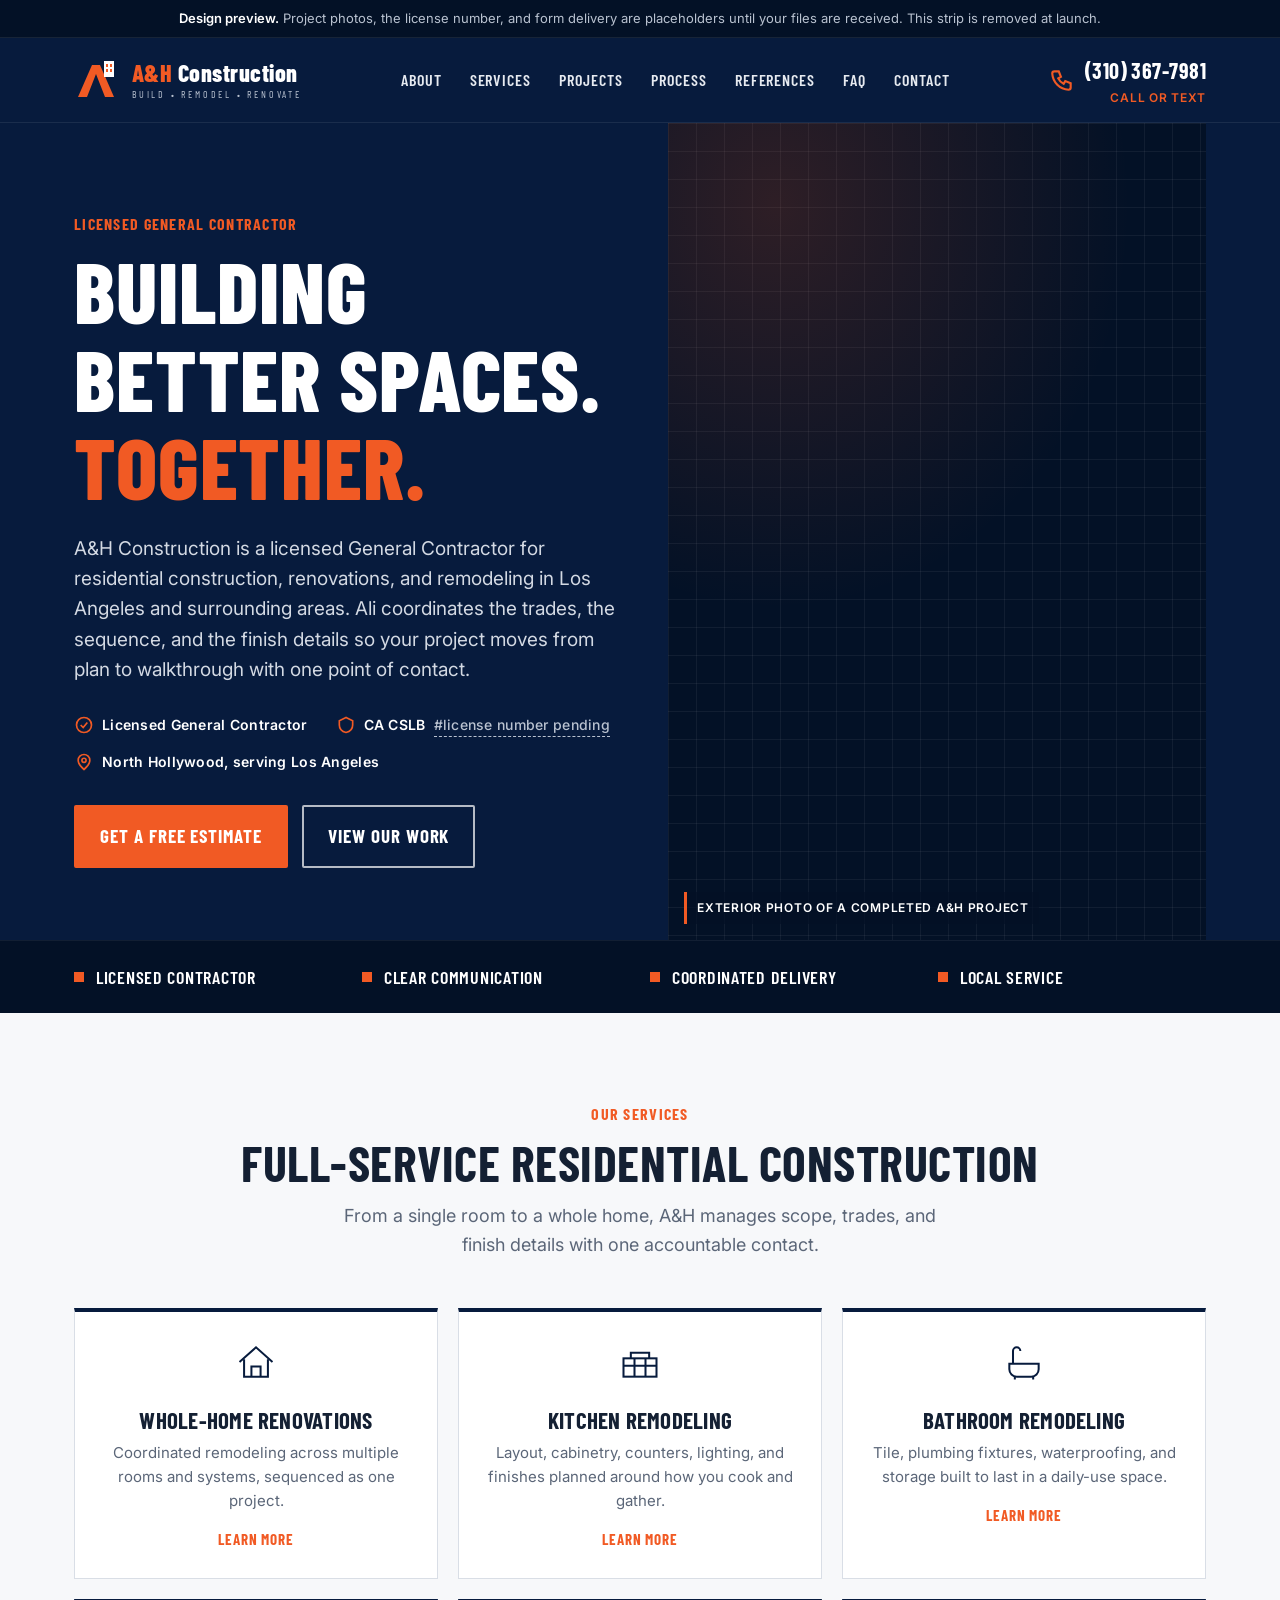
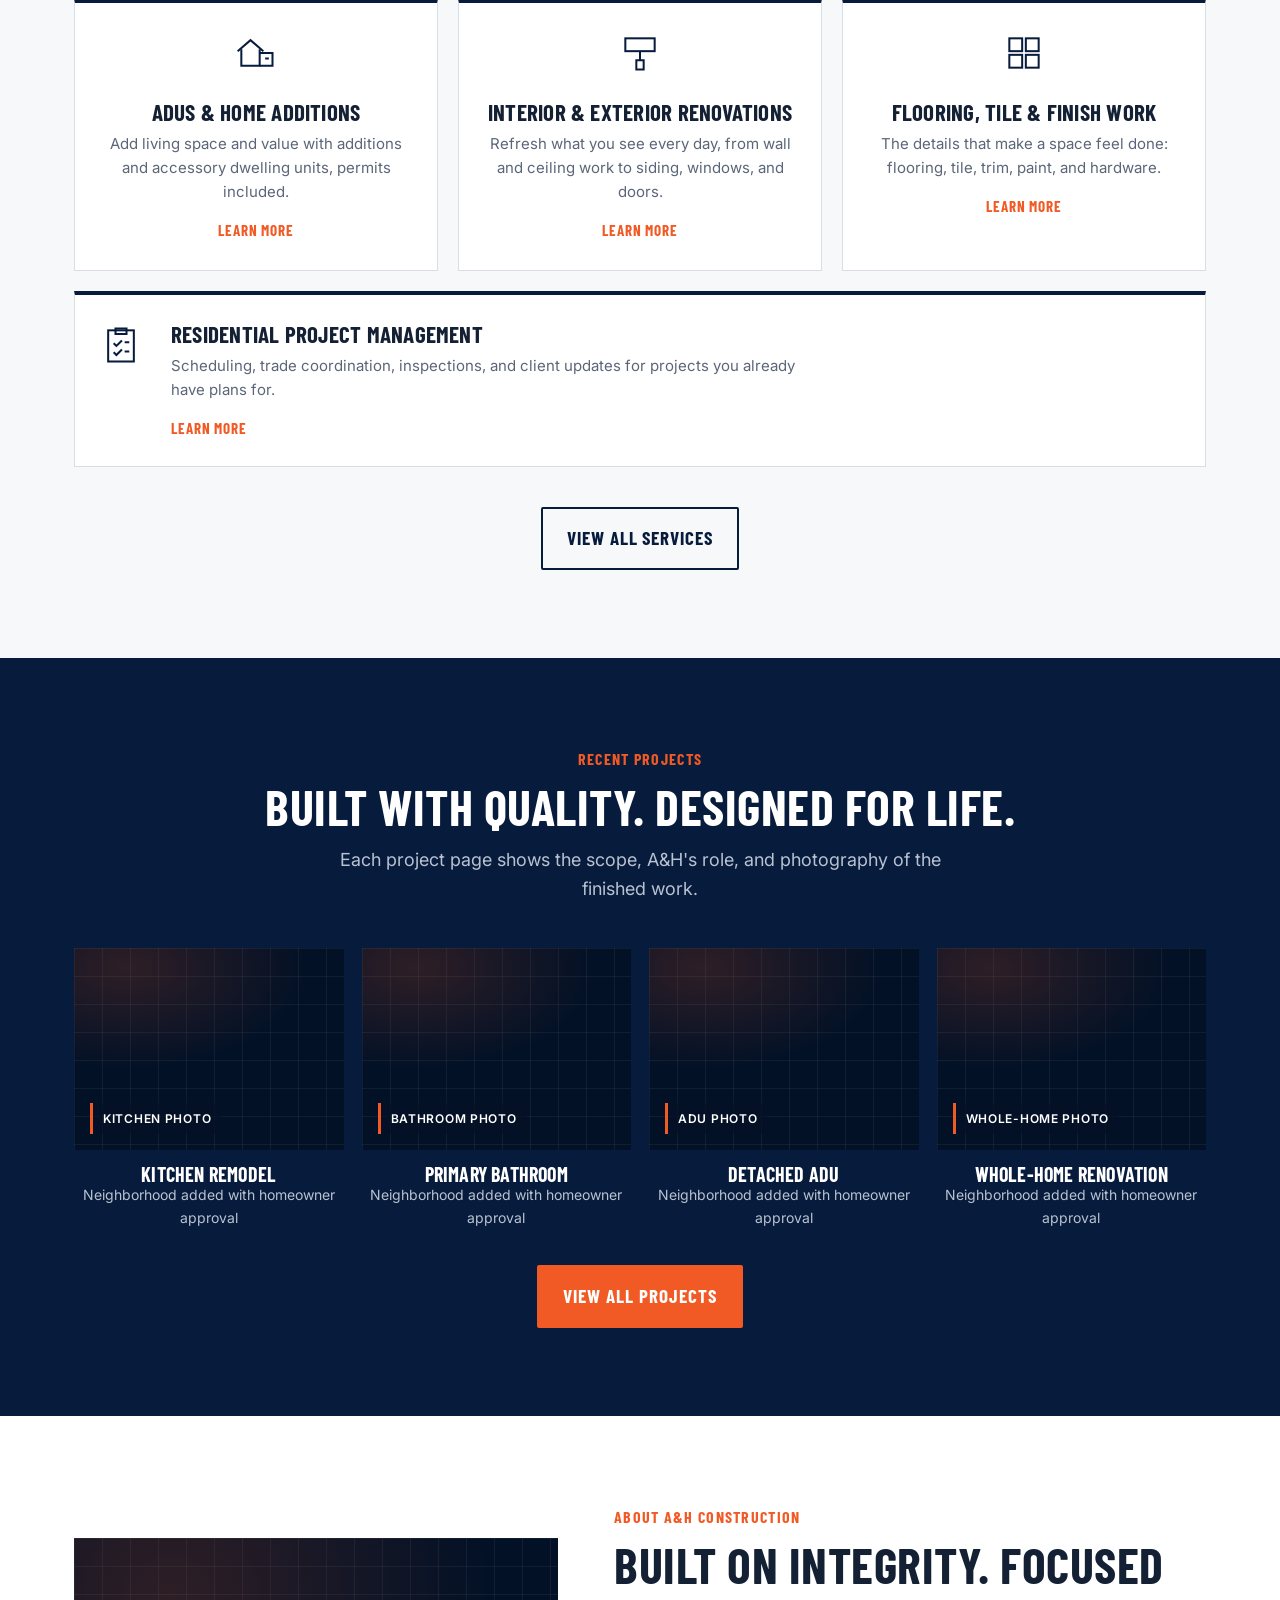
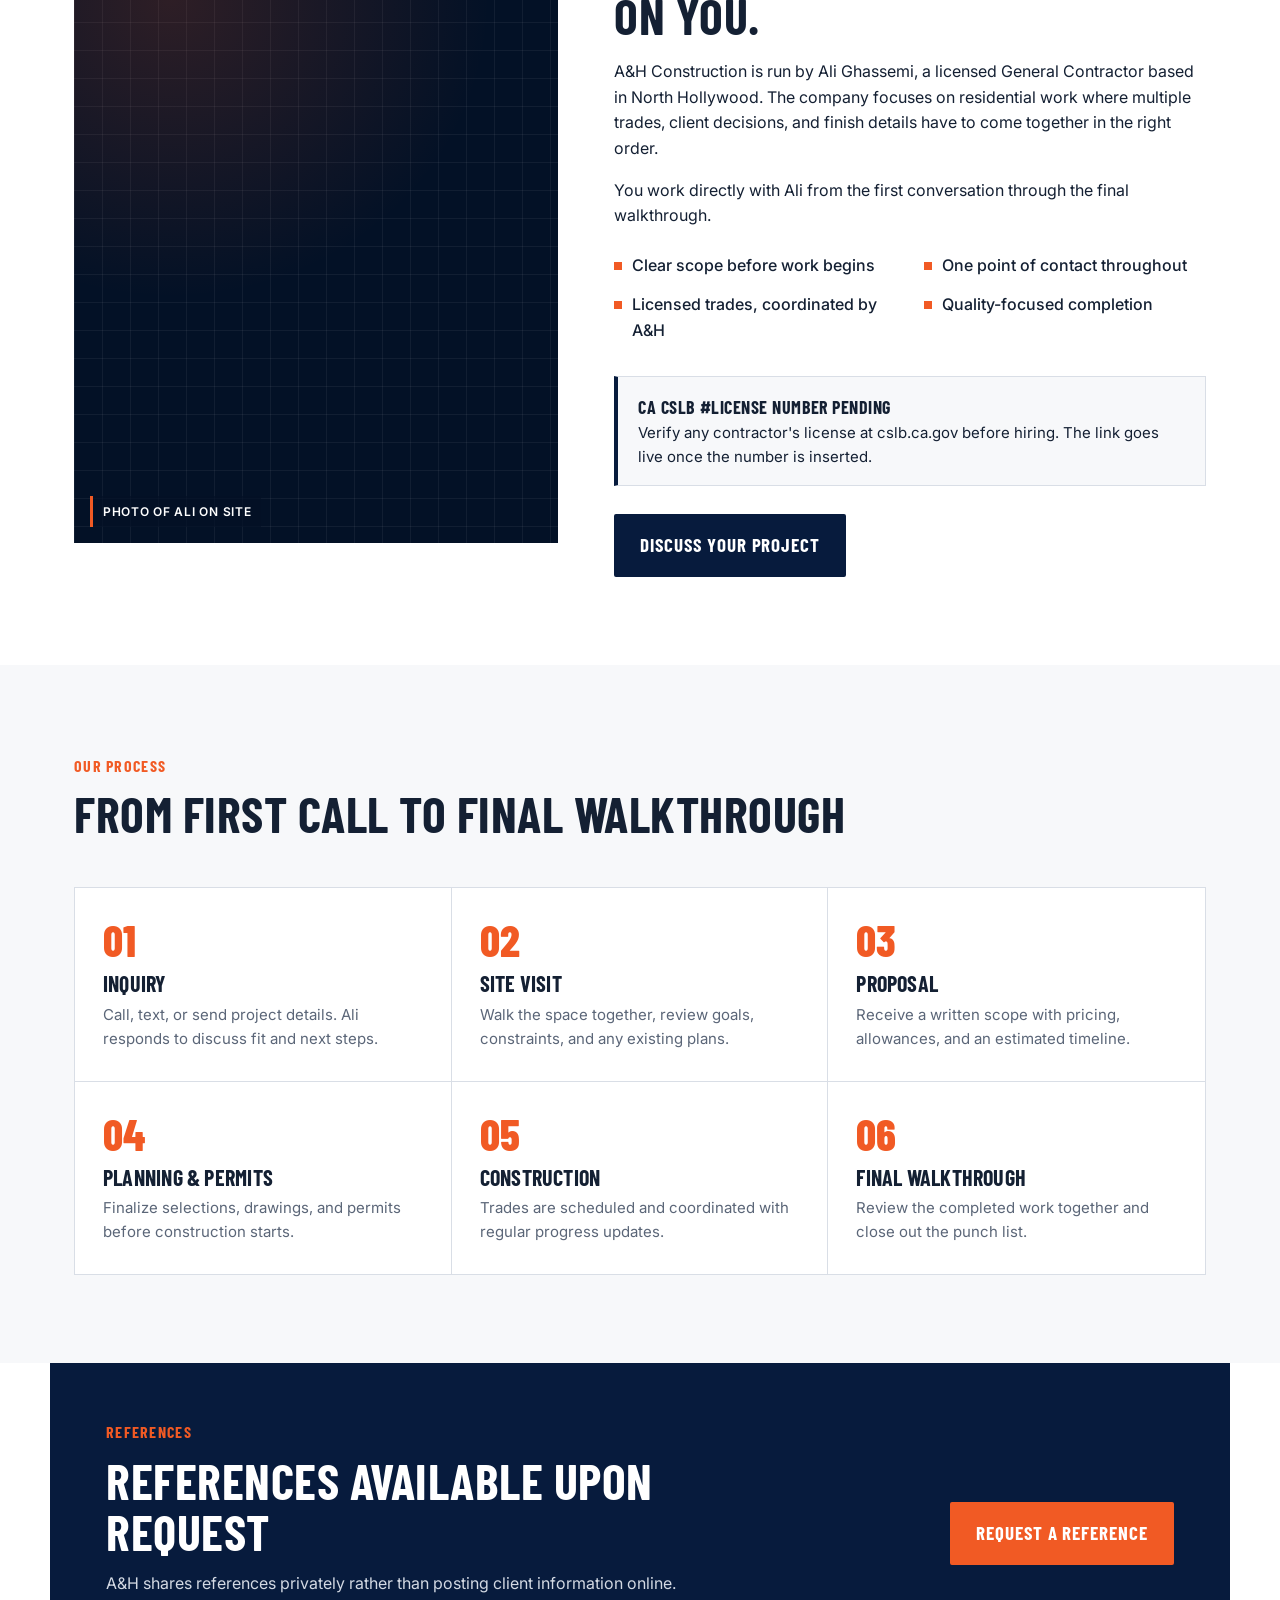
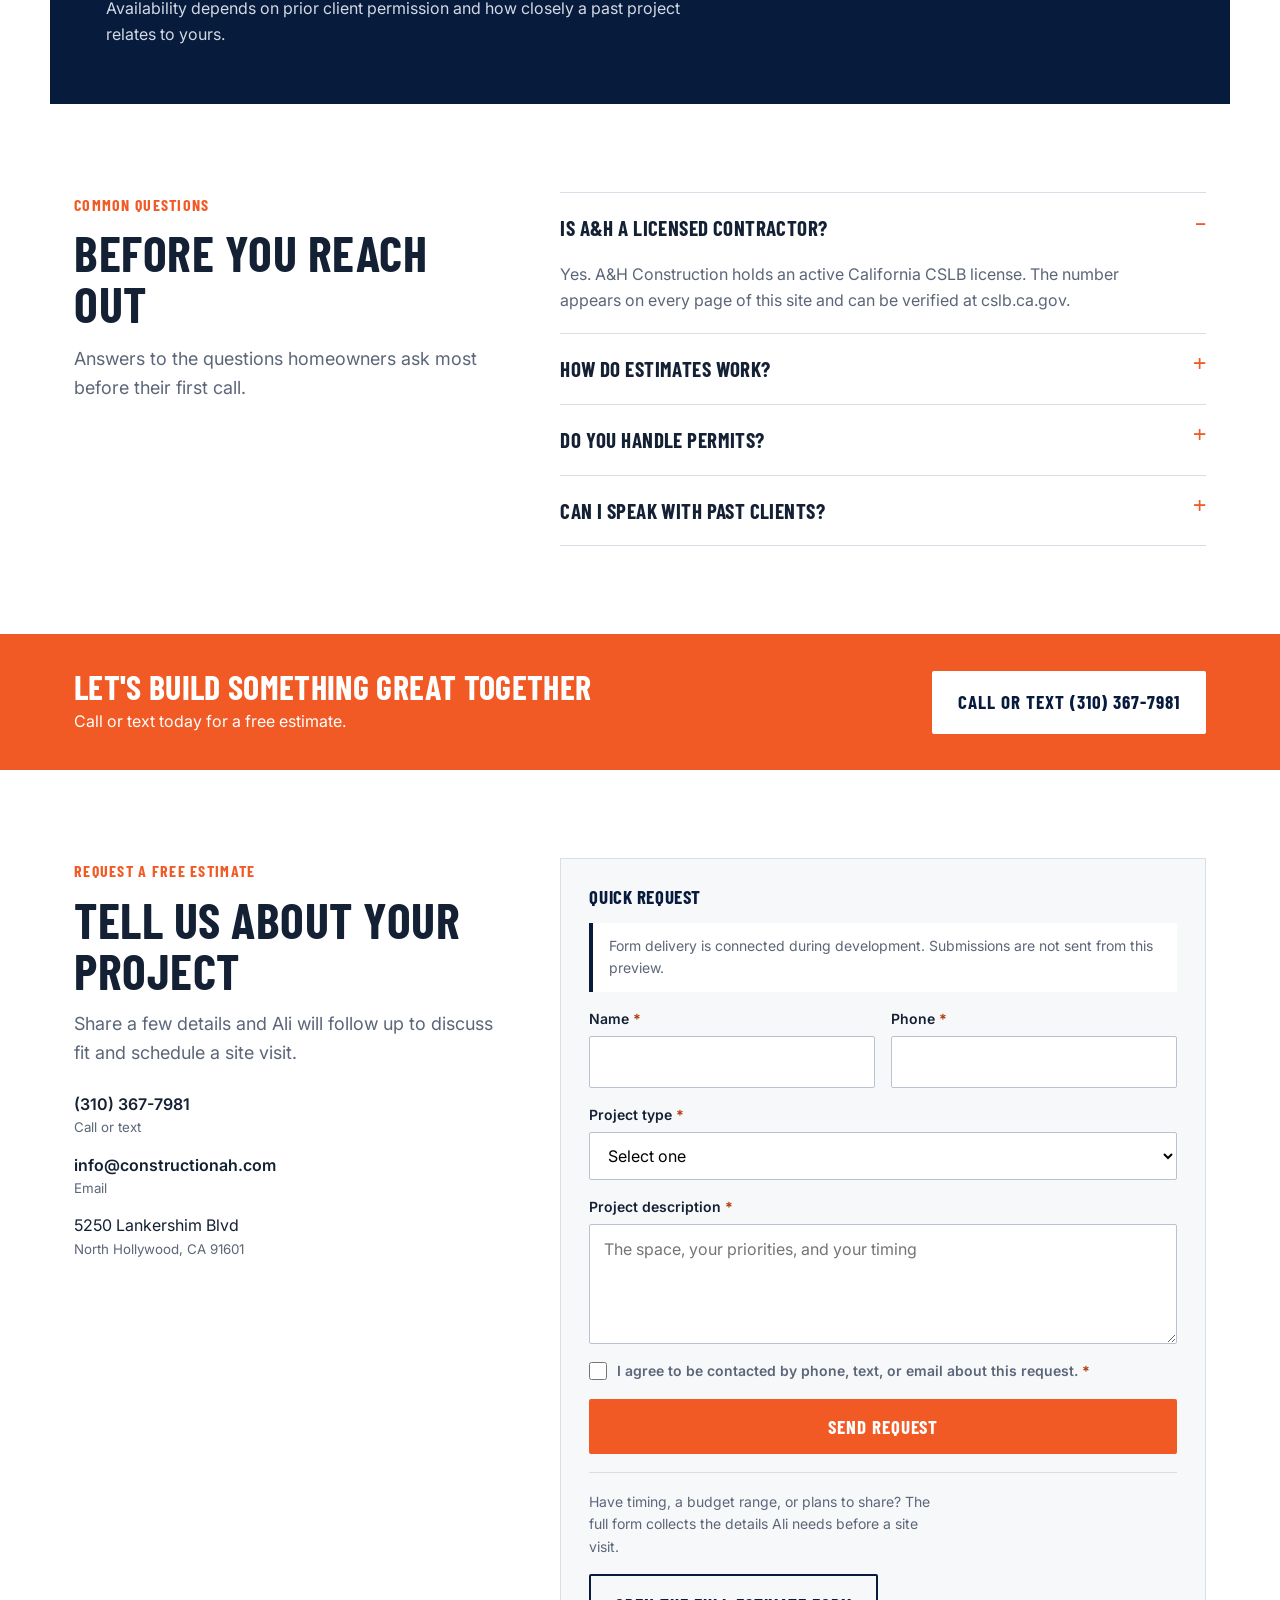
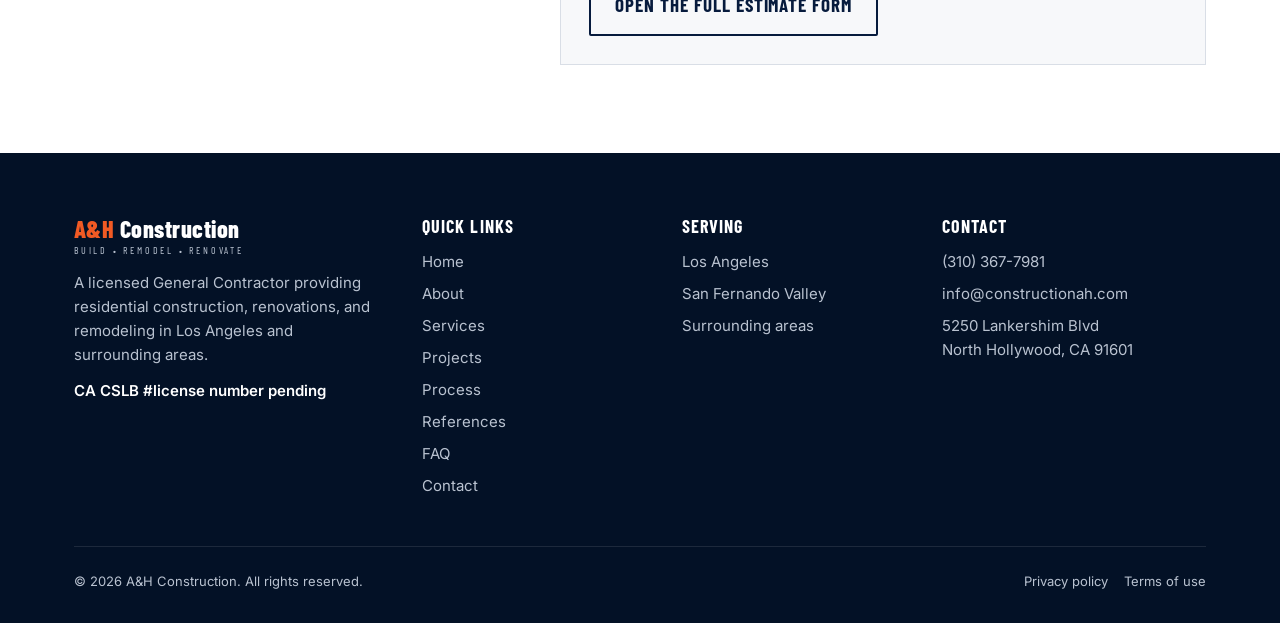
<file: index.html>
<!DOCTYPE html>
<html lang="en">
<head>
<meta charset="utf-8">
<meta name="viewport" content="width=device-width, initial-scale=1">
<title>A&amp;H Construction | Licensed General Contractor in Los Angeles</title>
<meta name="description" content="A&H Construction provides residential remodeling, renovations, ADUs, additions, finish work, and project coordination in Los Angeles and surrounding areas.">
<link rel="icon" href="assets/img/favicon.svg" type="image/svg+xml">
<link rel="preconnect" href="https://fonts.googleapis.com">
<link rel="preconnect" href="https://fonts.gstatic.com" crossorigin>
<link href="https://fonts.googleapis.com/css2?family=Barlow+Condensed:wght@600;700;800&family=Inter:wght@400;500;600&display=swap" rel="stylesheet">
<link rel="stylesheet" href="assets/css/styles.css">
<script type="application/ld+json">
{
  "@context": "https://schema.org",
  "@type": "GeneralContractor",
  "name": "A&H Construction",
  "description": "Licensed General Contractor providing residential construction, renovations, and remodeling in Los Angeles and surrounding areas.",
  "url": "https://www.constructionah.com/",
  "logo": "https://www.constructionah.com/assets/img/favicon.svg",
  "telephone": "+1-310-367-7981",
  "email": "info@constructionah.com",
  "address": {
    "@type": "PostalAddress",
    "streetAddress": "5250 Lankershim Blvd",
    "addressLocality": "North Hollywood",
    "addressRegion": "CA",
    "postalCode": "91601",
    "addressCountry": "US"
  },
  "areaServed": [
    { "@type": "Place", "name": "Los Angeles and surrounding areas" },
    { "@type": "Place", "name": "San Fernando Valley" },
    { "@type": "Place", "name": "North Hollywood" }
  ],
  "makesOffer": [
    { "@type": "Offer", "itemOffered": { "@type": "Service", "name": "Whole-home renovations" } },
    { "@type": "Offer", "itemOffered": { "@type": "Service", "name": "Kitchen remodeling" } },
    { "@type": "Offer", "itemOffered": { "@type": "Service", "name": "Bathroom remodeling" } },
    { "@type": "Offer", "itemOffered": { "@type": "Service", "name": "ADUs and home additions" } },
    { "@type": "Offer", "itemOffered": { "@type": "Service", "name": "Interior and exterior renovations" } },
    { "@type": "Offer", "itemOffered": { "@type": "Service", "name": "Flooring, tile and finish work" } },
    { "@type": "Offer", "itemOffered": { "@type": "Service", "name": "Residential project management" } }
  ]
}
</script>
</head>
<body>

<div class="preview"><strong>Design preview.</strong> Project photos, the license number, and form delivery are placeholders until your files are received. This strip is removed at launch.</div>

<header class="site">
  <div class="wrap nav">
    <a class="brand" href="#top" aria-label="A&H Construction home">
      <svg class="mark" viewBox="0 0 46 46" aria-hidden="true">
        <path d="M4 40 L18 8 L26 8 L40 40 L31 40 L22 17 L13 40 Z" fill="#F15A24"/>
        <rect x="30" y="4" width="10" height="16" fill="#fff"/>
        <rect x="32" y="7" width="2" height="3" fill="#F15A24"/><rect x="36" y="7" width="2" height="3" fill="#F15A24"/>
        <rect x="32" y="12" width="2" height="3" fill="#F15A24"/><rect x="36" y="12" width="2" height="3" fill="#F15A24"/>
      </svg>
      <span class="brand-text"><b><span>A&amp;H</span> Construction</b><small>Build • Remodel • Renovate</small></span>
    </a>
    <nav aria-label="Primary">
      <ul class="menu">
        <li><a href="#about">About</a></li>
        <li><a href="#services">Services</a></li>
        <li><a href="#projects">Projects</a></li>
        <li><a href="#process">Process</a></li>
        <li><a href="#references">References</a></li>
        <li><a href="#faq">FAQ</a></li>
        <li><a href="contact.html">Contact</a></li>
      </ul>
    </nav>
    <a class="phone" href="tel:+13103677981">
      <svg width="26" height="26" viewBox="0 0 24 24" fill="none" stroke="#F15A24" stroke-width="2" aria-hidden="true"><path d="M5 4h4l2 5-2.5 1.5a11 11 0 0 0 5 5L15 13l5 2v4a2 2 0 0 1-2 2A16 16 0 0 1 3 6a2 2 0 0 1 2-2"/></svg>
      <span><b>(310) 367-7981</b><small>Call or text</small></span>
    </a>
    <button class="burger" aria-expanded="false" aria-controls="drawer" aria-label="Open menu"><span></span></button>
  </div>
  <div class="drawer" id="drawer" data-open="false">
    <a href="#top">Home</a><a href="#about">About</a><a href="#services">Services</a><a href="#projects">Projects</a>
    <a href="#process">Process</a><a href="#references">References</a><a href="#faq">FAQ</a><a href="contact.html">Contact</a>
    <a class="drawer-phone" href="tel:+13103677981">(310) 367-7981</a>
  </div>
</header>

<main id="top">

<section class="hero">
  <div class="wrap hero-grid">
    <div class="hero-copy">
      <div class="kicker">Licensed General Contractor</div>
      <h1>Building better spaces.<br><span class="alt">Together.</span></h1>
      <p>A&amp;H Construction is a licensed General Contractor for residential construction, renovations, and remodeling in Los Angeles and surrounding areas. Ali coordinates the trades, the sequence, and the finish details so your project moves from plan to walkthrough with one point of contact.</p>
      <ul class="creds">
        <li><svg viewBox="0 0 24 24" fill="none" stroke="currentColor" stroke-width="2"><circle cx="12" cy="12" r="9"/><path d="m8 12 3 3 5-6"/></svg>Licensed General Contractor</li>
        <li><svg viewBox="0 0 24 24" fill="none" stroke="currentColor" stroke-width="2"><path d="M12 3 4 7v5c0 5 3.5 8 8 9 4.5-1 8-4 8-9V7z"/></svg>CA CSLB <span class="pending">#license number pending</span></li>
        <li><svg viewBox="0 0 24 24" fill="none" stroke="currentColor" stroke-width="2"><path d="M12 21s7-6 7-11a7 7 0 0 0-14 0c0 5 7 11 7 11z"/><circle cx="12" cy="10" r="2.5"/></svg>North Hollywood, serving Los Angeles</li>
      </ul>
      <div class="hero-actions">
        <a class="btn btn-orange" href="contact.html">Get a free estimate</a>
        <a class="btn btn-ghost" href="#projects">View our work</a>
      </div>
    </div>
    <div class="ph hero-photo"><span class="tag">Exterior photo of a completed A&amp;H project</span></div>
  </div>
  <div class="trust">
    <ul class="wrap">
      <li>Licensed contractor</li>
      <li>Clear communication</li>
      <li>Coordinated delivery</li>
      <li>Local service</li>
    </ul>
  </div>
</section>

<section class="services" id="services">
  <div class="wrap center">
    <div class="kicker">Our services</div>
    <h2>Full-service residential construction</h2>
    <p class="lede">From a single room to a whole home, A&amp;H manages scope, trades, and finish details with one accountable contact.</p>
    <div class="svc-grid">
      <a class="svc" href="contact.html">
        <svg viewBox="0 0 48 48" fill="none" stroke="currentColor" stroke-width="2.2"><path d="M6 24 24 8l18 16"/><path d="M11 21v19h26V21"/><path d="M19 40V29h10v11"/></svg>
        <h3>Whole-home renovations</h3><p>Coordinated remodeling across multiple rooms and systems, sequenced as one project.</p><span class="go">Learn more</span>
      </a>
      <a class="svc" href="services/kitchen-remodeling.html">
        <svg viewBox="0 0 48 48" fill="none" stroke="currentColor" stroke-width="2.2"><rect x="6" y="20" width="36" height="20"/><path d="M6 28h36M18 20v20M30 20v20"/><path d="M14 20v-6h20v6"/></svg>
        <h3>Kitchen remodeling</h3><p>Layout, cabinetry, counters, lighting, and finishes planned around how you cook and gather.</p><span class="go">Learn more</span>
      </a>
      <a class="svc" href="contact.html">
        <svg viewBox="0 0 48 48" fill="none" stroke="currentColor" stroke-width="2.2"><path d="M8 26h32v6a8 8 0 0 1-8 8H16a8 8 0 0 1-8-8z"/><path d="M12 26V12a4 4 0 0 1 8 0"/><path d="M14 40v3M34 40v3"/></svg>
        <h3>Bathroom remodeling</h3><p>Tile, plumbing fixtures, waterproofing, and storage built to last in a daily-use space.</p><span class="go">Learn more</span>
      </a>
      <a class="svc" href="contact.html">
        <svg viewBox="0 0 48 48" fill="none" stroke="currentColor" stroke-width="2.2"><path d="M4 22 18 10l14 12"/><path d="M8 20v18h20V20"/><path d="M28 24h14v14H28"/><path d="M34 30h4"/></svg>
        <h3>ADUs &amp; home additions</h3><p>Add living space and value with additions and accessory dwelling units, permits included.</p><span class="go">Learn more</span>
      </a>
      <a class="svc" href="contact.html">
        <svg viewBox="0 0 48 48" fill="none" stroke="currentColor" stroke-width="2.2"><rect x="8" y="8" width="32" height="14"/><path d="M24 22v10"/><path d="M20 32h8v10h-8z"/></svg>
        <h3>Interior &amp; exterior renovations</h3><p>Refresh what you see every day, from wall and ceiling work to siding, windows, and doors.</p><span class="go">Learn more</span>
      </a>
      <a class="svc" href="contact.html">
        <svg viewBox="0 0 48 48" fill="none" stroke="currentColor" stroke-width="2.2"><rect x="8" y="8" width="14" height="14"/><rect x="26" y="8" width="14" height="14"/><rect x="8" y="26" width="14" height="14"/><rect x="26" y="26" width="14" height="14"/></svg>
        <h3>Flooring, tile &amp; finish work</h3><p>The details that make a space feel done: flooring, tile, trim, paint, and hardware.</p><span class="go">Learn more</span>
      </a>
      <a class="svc" href="contact.html">
        <svg viewBox="0 0 48 48" fill="none" stroke="currentColor" stroke-width="2.2"><rect x="10" y="8" width="28" height="34"/><path d="M18 6h12v6H18z"/><path d="m16 22 3 3 6-6M16 32l3 3 6-6"/><path d="M28 21h5M28 31h5"/></svg>
        <h3>Residential project management</h3><p>Scheduling, trade coordination, inspections, and client updates for projects you already have plans for.</p><span class="go">Learn more</span>
      </a>
    </div>
    <a class="btn btn-outline" href="contact.html">View all services</a>
  </div>
</section>

<section class="projects" id="projects">
  <div class="wrap center">
    <div class="kicker">Recent projects</div>
    <h2>Built with quality. Designed for life.</h2>
    <p class="lede">Each project page shows the scope, A&amp;H's role, and photography of the finished work.</p>
    <div class="proj-grid">
      <div class="proj"><div class="ph"><span class="tag">Kitchen photo</span></div><h3>Kitchen remodel</h3><p>Neighborhood added with homeowner approval</p></div>
      <div class="proj"><div class="ph"><span class="tag">Bathroom photo</span></div><h3>Primary bathroom</h3><p>Neighborhood added with homeowner approval</p></div>
      <div class="proj"><div class="ph"><span class="tag">ADU photo</span></div><h3>Detached ADU</h3><p>Neighborhood added with homeowner approval</p></div>
      <div class="proj"><div class="ph"><span class="tag">Whole-home photo</span></div><h3>Whole-home renovation</h3><p>Neighborhood added with homeowner approval</p></div>
    </div>
    <a class="btn btn-orange" href="contact.html">View all projects</a>
  </div>
</section>

<section class="about" id="about">
  <div class="wrap about-grid">
    <div class="ph"><span class="tag">Photo of Ali on site</span></div>
    <div>
      <div class="kicker">About A&amp;H Construction</div>
      <h2>Built on integrity. Focused on you.</h2>
      <p>A&amp;H Construction is run by Ali Ghassemi, a licensed General Contractor based in North Hollywood. The company focuses on residential work where multiple trades, client decisions, and finish details have to come together in the right order.</p>
      <p>You work directly with Ali from the first conversation through the final walkthrough.</p>
      <ul class="values">
        <li>Clear scope before work begins</li>
        <li>One point of contact throughout</li>
        <li>Licensed trades, coordinated by A&amp;H</li>
        <li>Quality-focused completion</li>
      </ul>
      <div class="license-box"><b>CA CSLB #license number pending</b>Verify any contractor's license at cslb.ca.gov before hiring. The link goes live once the number is inserted.</div>
      <a class="btn btn-navy" href="contact.html">Discuss your project</a>
    </div>
  </div>
</section>

<section class="process" id="process">
  <div class="wrap">
    <div class="kicker">Our process</div>
    <h2>From first call to final walkthrough</h2>
    <div class="steps">
      <div class="step"><h3>Inquiry</h3><p>Call, text, or send project details. Ali responds to discuss fit and next steps.</p></div>
      <div class="step"><h3>Site visit</h3><p>Walk the space together, review goals, constraints, and any existing plans.</p></div>
      <div class="step"><h3>Proposal</h3><p>Receive a written scope with pricing, allowances, and an estimated timeline.</p></div>
      <div class="step"><h3>Planning &amp; permits</h3><p>Finalize selections, drawings, and permits before construction starts.</p></div>
      <div class="step"><h3>Construction</h3><p>Trades are scheduled and coordinated with regular progress updates.</p></div>
      <div class="step"><h3>Final walkthrough</h3><p>Review the completed work together and close out the punch list.</p></div>
    </div>
  </div>
</section>

<section class="refs" id="references">
  <div class="wrap refs-inner">
    <div>
      <div class="kicker">References</div>
      <h2>References available upon request</h2>
      <p>A&amp;H shares references privately rather than posting client information online. Availability depends on prior client permission and how closely a past project relates to yours.</p>
    </div>
    <a class="btn btn-orange" href="contact.html?type=reference">Request a reference</a>
  </div>
</section>

<section class="faq" id="faq">
  <div class="wrap faq-grid">
    <div>
      <div class="kicker">Common questions</div>
      <h2>Before you reach out</h2>
      <p class="lede">Answers to the questions homeowners ask most before their first call.</p>
    </div>
    <div>
      <details open><summary>Is A&amp;H a licensed contractor?</summary><p>Yes. A&amp;H Construction holds an active California CSLB license. The number appears on every page of this site and can be verified at cslb.ca.gov.</p></details>
      <details><summary>How do estimates work?</summary><p>After a site visit, you receive a written scope and pricing. Ranges shared before a visit are rough and change once the space and selections are known.</p></details>
      <details><summary>Do you handle permits?</summary><p>For work that requires permits, A&amp;H coordinates the permit process and inspections as part of the project.</p></details>
      <details><summary>Can I speak with past clients?</summary><p>References are available upon request and shared privately, subject to prior client permission and project relevance.</p></details>
    </div>
  </div>
</section>

<div class="cta-bar">
  <div class="wrap">
    <div><h2>Let's build something great together</h2><p>Call or text today for a free estimate.</p></div>
    <a class="btn" href="tel:+13103677981">Call or text (310) 367-7981</a>
  </div>
</div>

<section class="contact" id="contact">
  <div class="wrap contact-grid">
    <div>
      <div class="kicker">Request a free estimate</div>
      <h2>Tell us about your project</h2>
      <p class="lede">Share a few details and Ali will follow up to discuss fit and schedule a site visit.</p>
      <ul class="contact-list">
        <li><a href="tel:+13103677981">(310) 367-7981</a><small>Call or text</small></li>
        <li><a href="mailto:info@constructionah.com">info@constructionah.com</a><small>Email</small></li>
        <li>5250 Lankershim Blvd<small>North Hollywood, CA 91601</small></li>
      </ul>
    </div>
    <form action="#" onsubmit="event.preventDefault()" aria-labelledby="teaser-h">
      <h3 id="teaser-h" class="form-head">Quick request</h3>
      <div class="notice">Form delivery is connected during development. Submissions are not sent from this preview.</div>
      <div class="field"><label for="t-name">Name <span class="req" aria-hidden="true">*</span></label><input id="t-name" name="name" autocomplete="name" required></div>
      <div class="field"><label for="t-phone">Phone <span class="req" aria-hidden="true">*</span></label><input id="t-phone" name="phone" type="tel" autocomplete="tel" required></div>
      <div class="field full"><label for="t-type">Project type <span class="req" aria-hidden="true">*</span></label>
        <select id="t-type" name="project_type" required>
          <option value="">Select one</option>
          <option>Whole-home renovation</option><option>Kitchen remodeling</option><option>Bathroom remodeling</option>
          <option>ADU or home addition</option><option>Interior or exterior renovation</option><option>Flooring, tile or finish work</option>
          <option>Residential project management</option><option>Other</option><option>Reference request</option>
        </select></div>
      <div class="field full"><label for="t-desc">Project description <span class="req" aria-hidden="true">*</span></label><textarea id="t-desc" name="description" placeholder="The space, your priorities, and your timing" required></textarea></div>
      <label class="consent"><input type="checkbox" name="consent" required><span>I agree to be contacted by phone, text, or email about this request. <span class="req" aria-hidden="true">*</span></span></label>
      <div class="field full"><button class="btn btn-orange" type="submit">Send request</button></div>
      <div class="teaser-note">
        <p>Have timing, a budget range, or plans to share? The full form collects the details Ali needs before a site visit.</p>
        <a class="btn btn-outline" href="contact.html">Open the full estimate form</a>
      </div>
    </form>
  </div>
</section>

</main>

<footer>
  <div class="wrap">
    <div class="foot-grid">
      <div class="foot-brand">
        <span class="brand-text"><b style="color:#fff"><span style="color:#F15A24">A&amp;H</span> Construction</b><small>Build • Remodel • Renovate</small></span>
        <p>A licensed General Contractor providing residential construction, renovations, and remodeling in Los Angeles and surrounding areas.</p>
        <p style="margin-top:12px;color:#fff;font-weight:600">CA CSLB #license number pending</p>
      </div>
      <div><h4>Quick links</h4><ul><li><a href="#top">Home</a></li><li><a href="#about">About</a></li><li><a href="#services">Services</a></li><li><a href="#projects">Projects</a></li><li><a href="#process">Process</a></li><li><a href="#references">References</a></li><li><a href="#faq">FAQ</a></li><li><a href="contact.html">Contact</a></li></ul></div>
      <div><h4>Serving</h4><ul><li>Los Angeles</li><li>San Fernando Valley</li><li>Surrounding areas</li></ul></div>
      <div><h4>Contact</h4><ul><li><a href="tel:+13103677981">(310) 367-7981</a></li><li><a href="mailto:info@constructionah.com">info@constructionah.com</a></li><li>5250 Lankershim Blvd<br>North Hollywood, CA 91601</li></ul></div>
    </div>
    <div class="foot-bottom">
      <span>&copy; 2026 A&amp;H Construction. All rights reserved.</span>
      <span><a href="#">Privacy policy</a> &nbsp;&nbsp; <a href="#">Terms of use</a></span>
    </div>
  </div>
</footer>

<nav class="mbar" aria-label="Quick contact">
  <a class="btn btn-ghost" href="tel:+13103677981">Call</a>
  <a class="btn btn-ghost" href="sms:+13103677981">Text</a>
  <a class="btn btn-orange" href="contact.html">Free estimate</a>
</nav>

<script src="assets/js/main.js" defer></script>
</body>
</html>
</file>
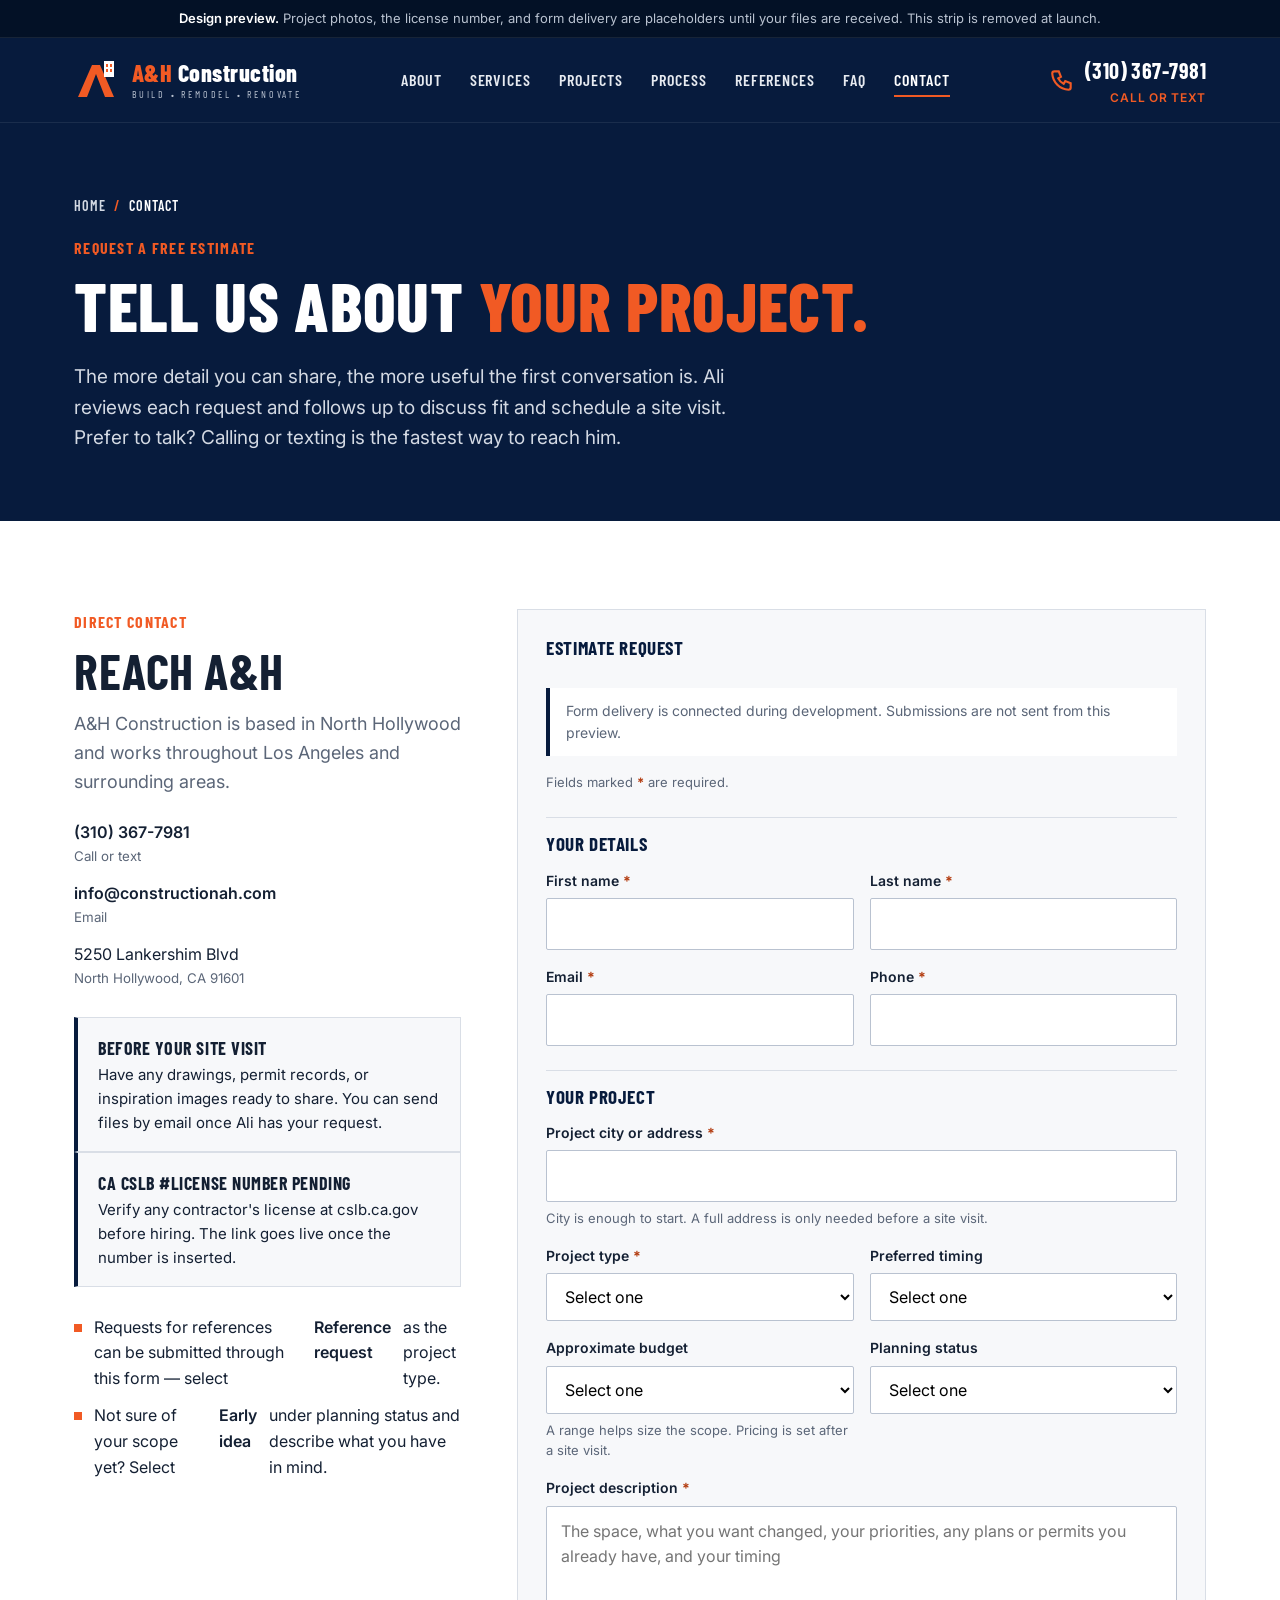
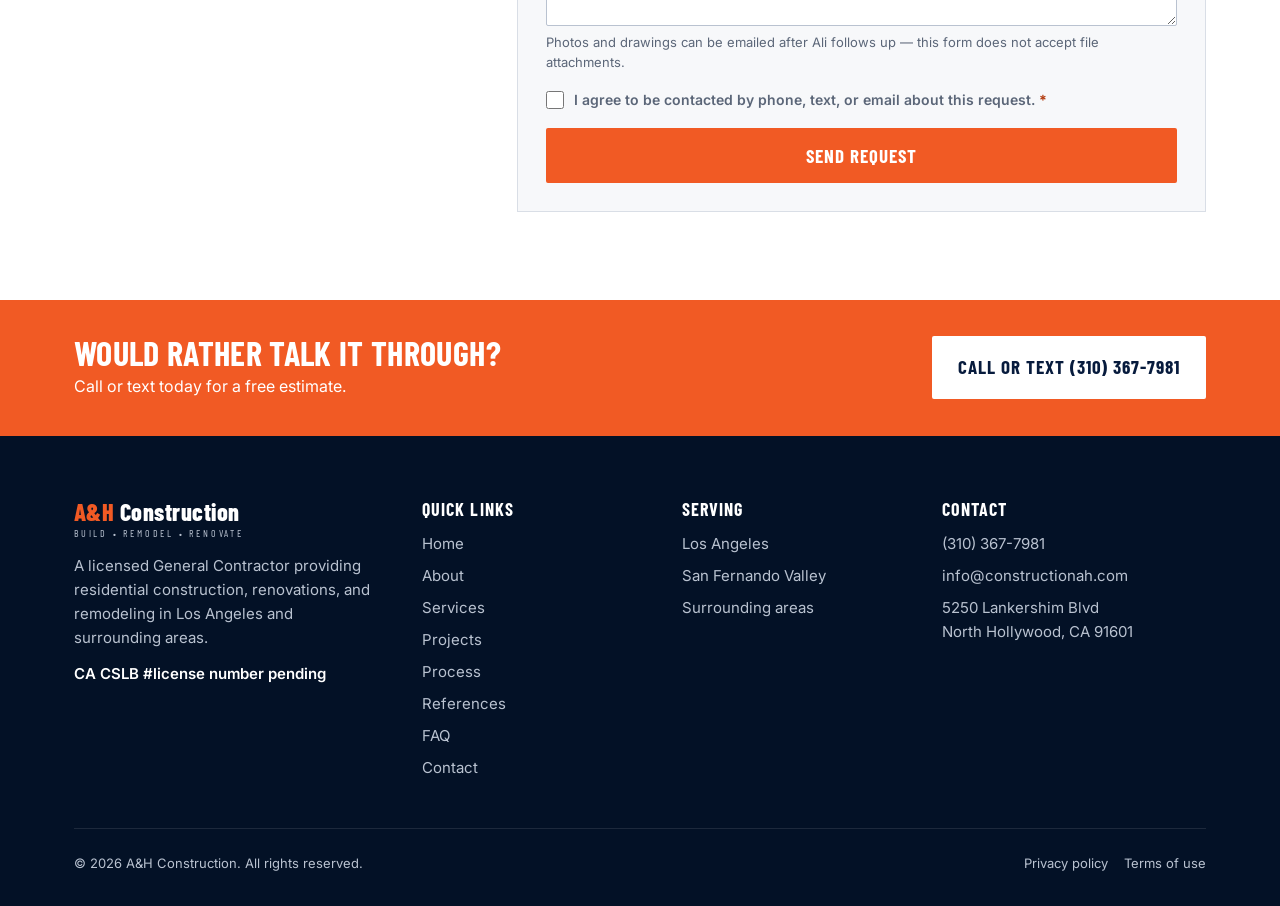
<file: contact.html>
<!DOCTYPE html>
<html lang="en">
<head>
<meta charset="utf-8">
<meta name="viewport" content="width=device-width, initial-scale=1">
<title>Request an Estimate | A&amp;H Construction, North Hollywood</title>
<meta name="description" content="Request a free estimate from A&H Construction, a licensed General Contractor in North Hollywood serving Los Angeles and surrounding areas. Share your project details and Ali will follow up to schedule a site visit.">
<link rel="icon" href="assets/img/favicon.svg" type="image/svg+xml">
<link rel="preconnect" href="https://fonts.googleapis.com">
<link rel="preconnect" href="https://fonts.gstatic.com" crossorigin>
<link href="https://fonts.googleapis.com/css2?family=Barlow+Condensed:wght@600;700;800&family=Inter:wght@400;500;600&display=swap" rel="stylesheet">
<link rel="stylesheet" href="assets/css/styles.css">
</head>
<body>

<div class="preview"><strong>Design preview.</strong> Project photos, the license number, and form delivery are placeholders until your files are received. This strip is removed at launch.</div>

<header class="site">
  <div class="wrap nav">
    <a class="brand" href="index.html" aria-label="A&H Construction home">
      <svg class="mark" viewBox="0 0 46 46" aria-hidden="true">
        <path d="M4 40 L18 8 L26 8 L40 40 L31 40 L22 17 L13 40 Z" fill="#F15A24"/>
        <rect x="30" y="4" width="10" height="16" fill="#fff"/>
        <rect x="32" y="7" width="2" height="3" fill="#F15A24"/><rect x="36" y="7" width="2" height="3" fill="#F15A24"/>
        <rect x="32" y="12" width="2" height="3" fill="#F15A24"/><rect x="36" y="12" width="2" height="3" fill="#F15A24"/>
      </svg>
      <span class="brand-text"><b><span>A&amp;H</span> Construction</b><small>Build • Remodel • Renovate</small></span>
    </a>
    <nav aria-label="Primary">
      <ul class="menu">
        <li><a href="index.html#about">About</a></li>
        <li><a href="index.html#services">Services</a></li>
        <li><a href="index.html#projects">Projects</a></li>
        <li><a href="index.html#process">Process</a></li>
        <li><a href="index.html#references">References</a></li>
        <li><a href="index.html#faq">FAQ</a></li>
        <li><a href="contact.html" aria-current="page">Contact</a></li>
      </ul>
    </nav>
    <a class="phone" href="tel:+13103677981">
      <svg width="26" height="26" viewBox="0 0 24 24" fill="none" stroke="#F15A24" stroke-width="2" aria-hidden="true"><path d="M5 4h4l2 5-2.5 1.5a11 11 0 0 0 5 5L15 13l5 2v4a2 2 0 0 1-2 2A16 16 0 0 1 3 6a2 2 0 0 1 2-2"/></svg>
      <span><b>(310) 367-7981</b><small>Call or text</small></span>
    </a>
    <button class="burger" aria-expanded="false" aria-controls="drawer" aria-label="Open menu"><span></span></button>
  </div>
  <div class="drawer" id="drawer" data-open="false">
    <a href="index.html">Home</a><a href="index.html#about">About</a><a href="index.html#services">Services</a><a href="index.html#projects">Projects</a>
    <a href="index.html#process">Process</a><a href="index.html#references">References</a><a href="index.html#faq">FAQ</a><a href="contact.html">Contact</a>
    <a class="drawer-phone" href="tel:+13103677981">(310) 367-7981</a>
  </div>
</header>

<main id="top">

<section class="page-hero">
  <div class="wrap">
    <nav aria-label="Breadcrumb">
      <ol class="crumbs">
        <li><a href="index.html">Home</a></li>
        <li aria-current="page">Contact</li>
      </ol>
    </nav>
    <div class="kicker">Request a free estimate</div>
    <h1>Tell us about <span class="alt">your project.</span></h1>
    <p>The more detail you can share, the more useful the first conversation is. Ali reviews each request and follows up to discuss fit and schedule a site visit. Prefer to talk? Calling or texting is the fastest way to reach him.</p>
  </div>
</section>

<section class="contact contact-page">
  <div class="wrap contact-grid">
    <div>
      <div class="kicker">Direct contact</div>
      <h2>Reach A&amp;H</h2>
      <p class="lede">A&amp;H Construction is based in North Hollywood and works throughout Los Angeles and surrounding areas.</p>
      <ul class="contact-list">
        <li><a href="tel:+13103677981">(310) 367-7981</a><small>Call or text</small></li>
        <li><a href="mailto:info@constructionah.com">info@constructionah.com</a><small>Email</small></li>
        <li>5250 Lankershim Blvd<small>North Hollywood, CA 91601</small></li>
      </ul>
      <div class="note-box"><b>Before your site visit</b>Have any drawings, permit records, or inspiration images ready to share. You can send files by email once Ali has your request.</div>
      <div class="license-box"><b>CA CSLB #license number pending</b>Verify any contractor's license at cslb.ca.gov before hiring. The link goes live once the number is inserted.</div>
      <ul class="checklist">
        <li>Requests for references can be submitted through this form — select <b>Reference request</b> as the project type.</li>
        <li>Not sure of your scope yet? Select <b>Early idea</b> under planning status and describe what you have in mind.</li>
      </ul>
    </div>

    <form action="#" method="post" onsubmit="event.preventDefault()" aria-labelledby="form-title">
      <h2 id="form-title" class="form-head">Estimate request</h2>
      <div class="notice">Form delivery is connected during development. Submissions are not sent from this preview.</div>
      <p class="hint" style="grid-column:1/-1">Fields marked <span class="req" aria-hidden="true">*</span> are required.</p>

      <h3 class="form-head">Your details</h3>
      <div class="field"><label for="fn">First name <span class="req" aria-hidden="true">*</span></label><input id="fn" name="first_name" autocomplete="given-name" required></div>
      <div class="field"><label for="ln">Last name <span class="req" aria-hidden="true">*</span></label><input id="ln" name="last_name" autocomplete="family-name" required></div>
      <div class="field"><label for="em">Email <span class="req" aria-hidden="true">*</span></label><input id="em" name="email" type="email" autocomplete="email" required></div>
      <div class="field"><label for="phone">Phone <span class="req" aria-hidden="true">*</span></label><input id="phone" name="phone" type="tel" autocomplete="tel" required></div>

      <h3 class="form-head">Your project</h3>
      <div class="field full"><label for="city">Project city or address <span class="req" aria-hidden="true">*</span></label>
        <input id="city" name="project_location" autocomplete="address-level2" aria-describedby="city-hint" required>
        <span class="hint" id="city-hint">City is enough to start. A full address is only needed before a site visit.</span>
      </div>
      <div class="field"><label for="type">Project type <span class="req" aria-hidden="true">*</span></label>
        <select id="type" name="project_type" required>
          <option value="">Select one</option>
          <option>Whole-home renovation</option>
          <option>Kitchen remodeling</option>
          <option>Bathroom remodeling</option>
          <option>ADU or home addition</option>
          <option>Interior or exterior renovation</option>
          <option>Flooring, tile or finish work</option>
          <option>Residential project management</option>
          <option>Other</option>
          <option>Reference request</option>
        </select></div>
      <div class="field"><label for="timing">Preferred timing</label>
        <select id="timing" name="timing">
          <option value="">Select one</option>
          <option>As soon as possible</option>
          <option>1 to 3 months</option>
          <option>3 to 6 months</option>
          <option>6 to 12 months</option>
          <option>Later or not sure</option>
        </select></div>
      <div class="field"><label for="budget">Approximate budget</label>
        <select id="budget" name="budget" aria-describedby="budget-hint">
          <option value="">Select one</option>
          <option>Under $25,000</option>
          <option>$25,000 to $50,000</option>
          <option>$50,000 to $100,000</option>
          <option>$100,000 to $250,000</option>
          <option>$250,000 or more</option>
          <option>Prefer not to say yet</option>
        </select>
        <span class="hint" id="budget-hint">A range helps size the scope. Pricing is set after a site visit.</span>
      </div>
      <div class="field"><label for="status">Planning status</label>
        <select id="status" name="planning_status">
          <option value="">Select one</option>
          <option>Early idea</option>
          <option>Defined scope</option>
          <option>Plans available</option>
          <option>Permit started</option>
          <option>Ready for proposal</option>
        </select></div>
      <div class="field full"><label for="desc">Project description <span class="req" aria-hidden="true">*</span></label>
        <textarea id="desc" name="description" aria-describedby="desc-hint" placeholder="The space, what you want changed, your priorities, any plans or permits you already have, and your timing" required></textarea>
        <span class="hint" id="desc-hint">Photos and drawings can be emailed after Ali follows up — this form does not accept file attachments.</span>
      </div>

      <label class="consent"><input type="checkbox" name="consent" required><span>I agree to be contacted by phone, text, or email about this request. <span class="req" aria-hidden="true">*</span></span></label>
      <div class="field full"><button class="btn btn-orange" type="submit">Send request</button></div>
    </form>
  </div>
</section>

<div class="cta-bar">
  <div class="wrap">
    <div><h2>Would rather talk it through?</h2><p>Call or text today for a free estimate.</p></div>
    <a class="btn" href="tel:+13103677981">Call or text (310) 367-7981</a>
  </div>
</div>

</main>

<footer>
  <div class="wrap">
    <div class="foot-grid">
      <div class="foot-brand">
        <span class="brand-text"><b style="color:#fff"><span style="color:#F15A24">A&amp;H</span> Construction</b><small>Build • Remodel • Renovate</small></span>
        <p>A licensed General Contractor providing residential construction, renovations, and remodeling in Los Angeles and surrounding areas.</p>
        <p style="margin-top:12px;color:#fff;font-weight:600">CA CSLB #license number pending</p>
      </div>
      <div><h4>Quick links</h4><ul><li><a href="index.html">Home</a></li><li><a href="index.html#about">About</a></li><li><a href="index.html#services">Services</a></li><li><a href="index.html#projects">Projects</a></li><li><a href="index.html#process">Process</a></li><li><a href="index.html#references">References</a></li><li><a href="index.html#faq">FAQ</a></li><li><a href="contact.html">Contact</a></li></ul></div>
      <div><h4>Serving</h4><ul><li>Los Angeles</li><li>San Fernando Valley</li><li>Surrounding areas</li></ul></div>
      <div><h4>Contact</h4><ul><li><a href="tel:+13103677981">(310) 367-7981</a></li><li><a href="mailto:info@constructionah.com">info@constructionah.com</a></li><li>5250 Lankershim Blvd<br>North Hollywood, CA 91601</li></ul></div>
    </div>
    <div class="foot-bottom">
      <span>&copy; 2026 A&amp;H Construction. All rights reserved.</span>
      <span><a href="#">Privacy policy</a> &nbsp;&nbsp; <a href="#">Terms of use</a></span>
    </div>
  </div>
</footer>

<nav class="mbar" aria-label="Quick contact">
  <a class="btn btn-ghost" href="tel:+13103677981">Call</a>
  <a class="btn btn-ghost" href="sms:+13103677981">Text</a>
  <a class="btn btn-orange" href="#form-title">Free estimate</a>
</nav>

<script src="assets/js/main.js" defer></script>
</body>
</html>
</file>
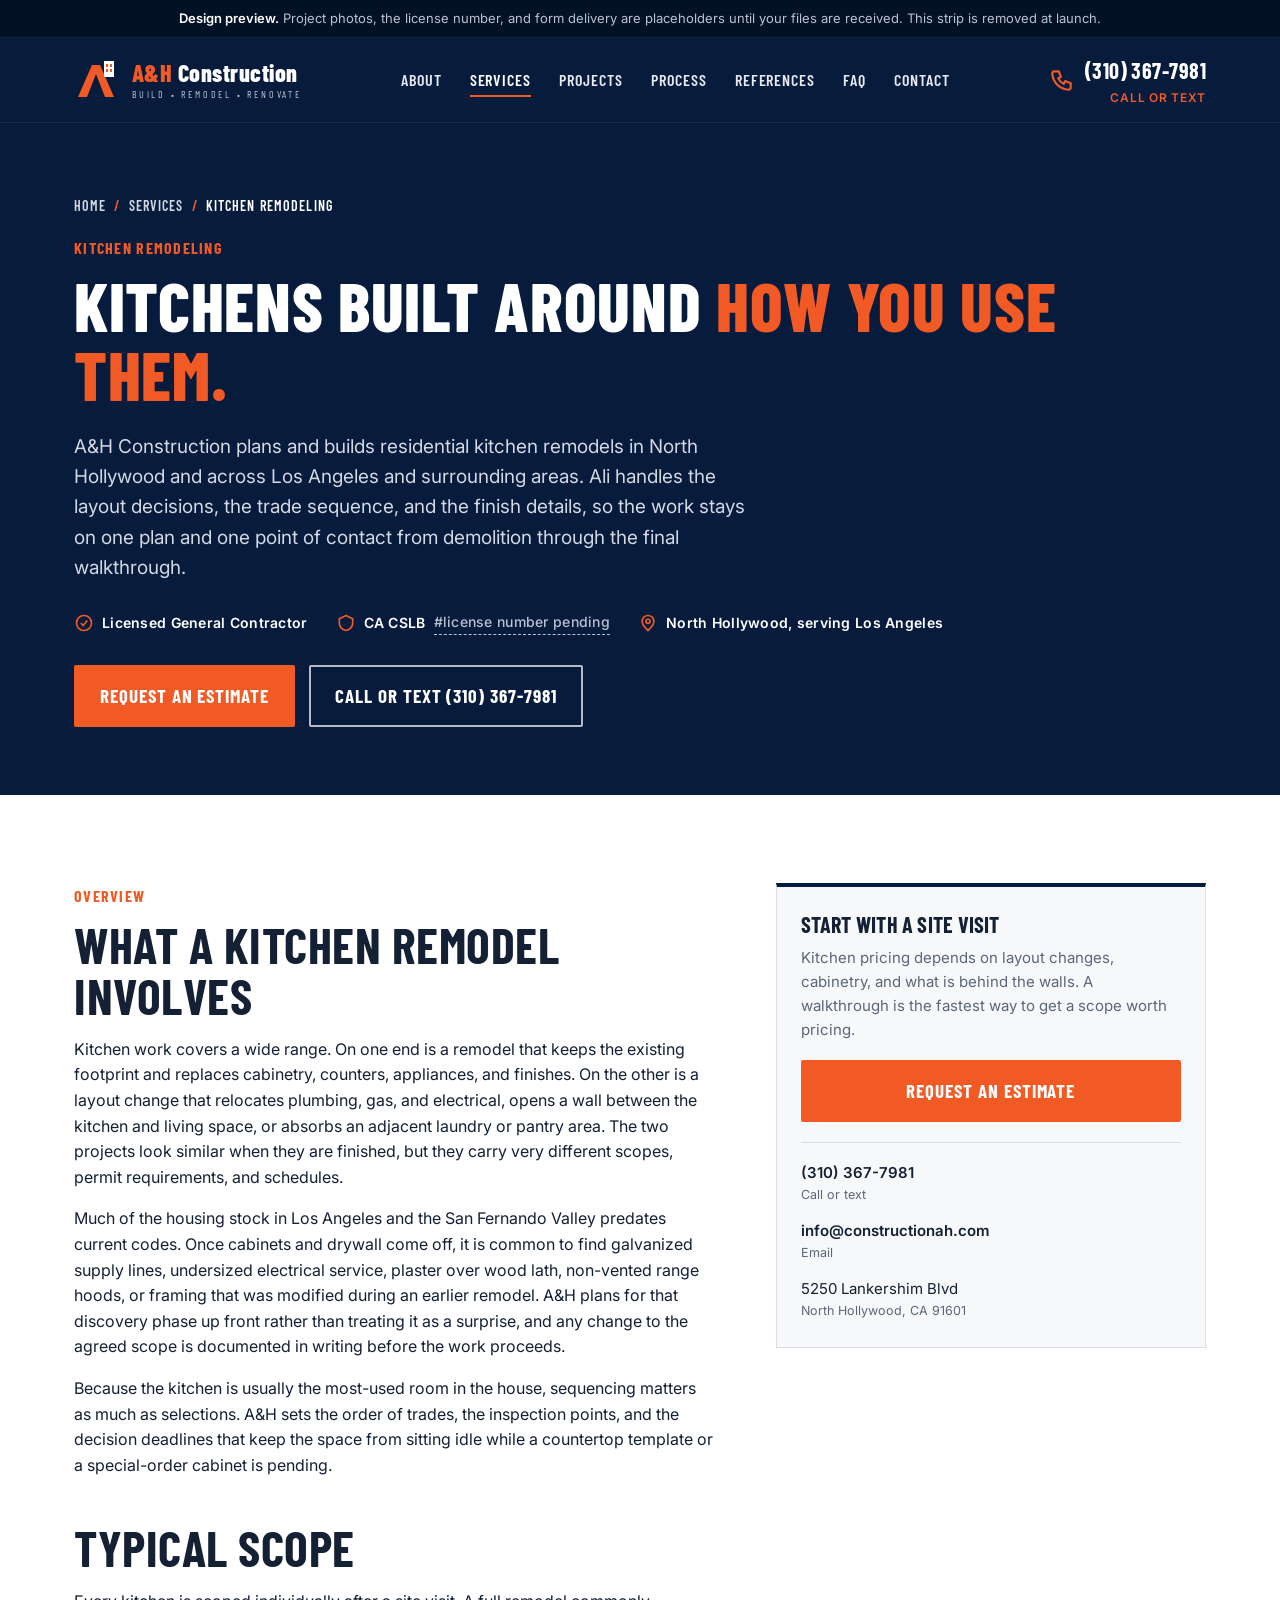
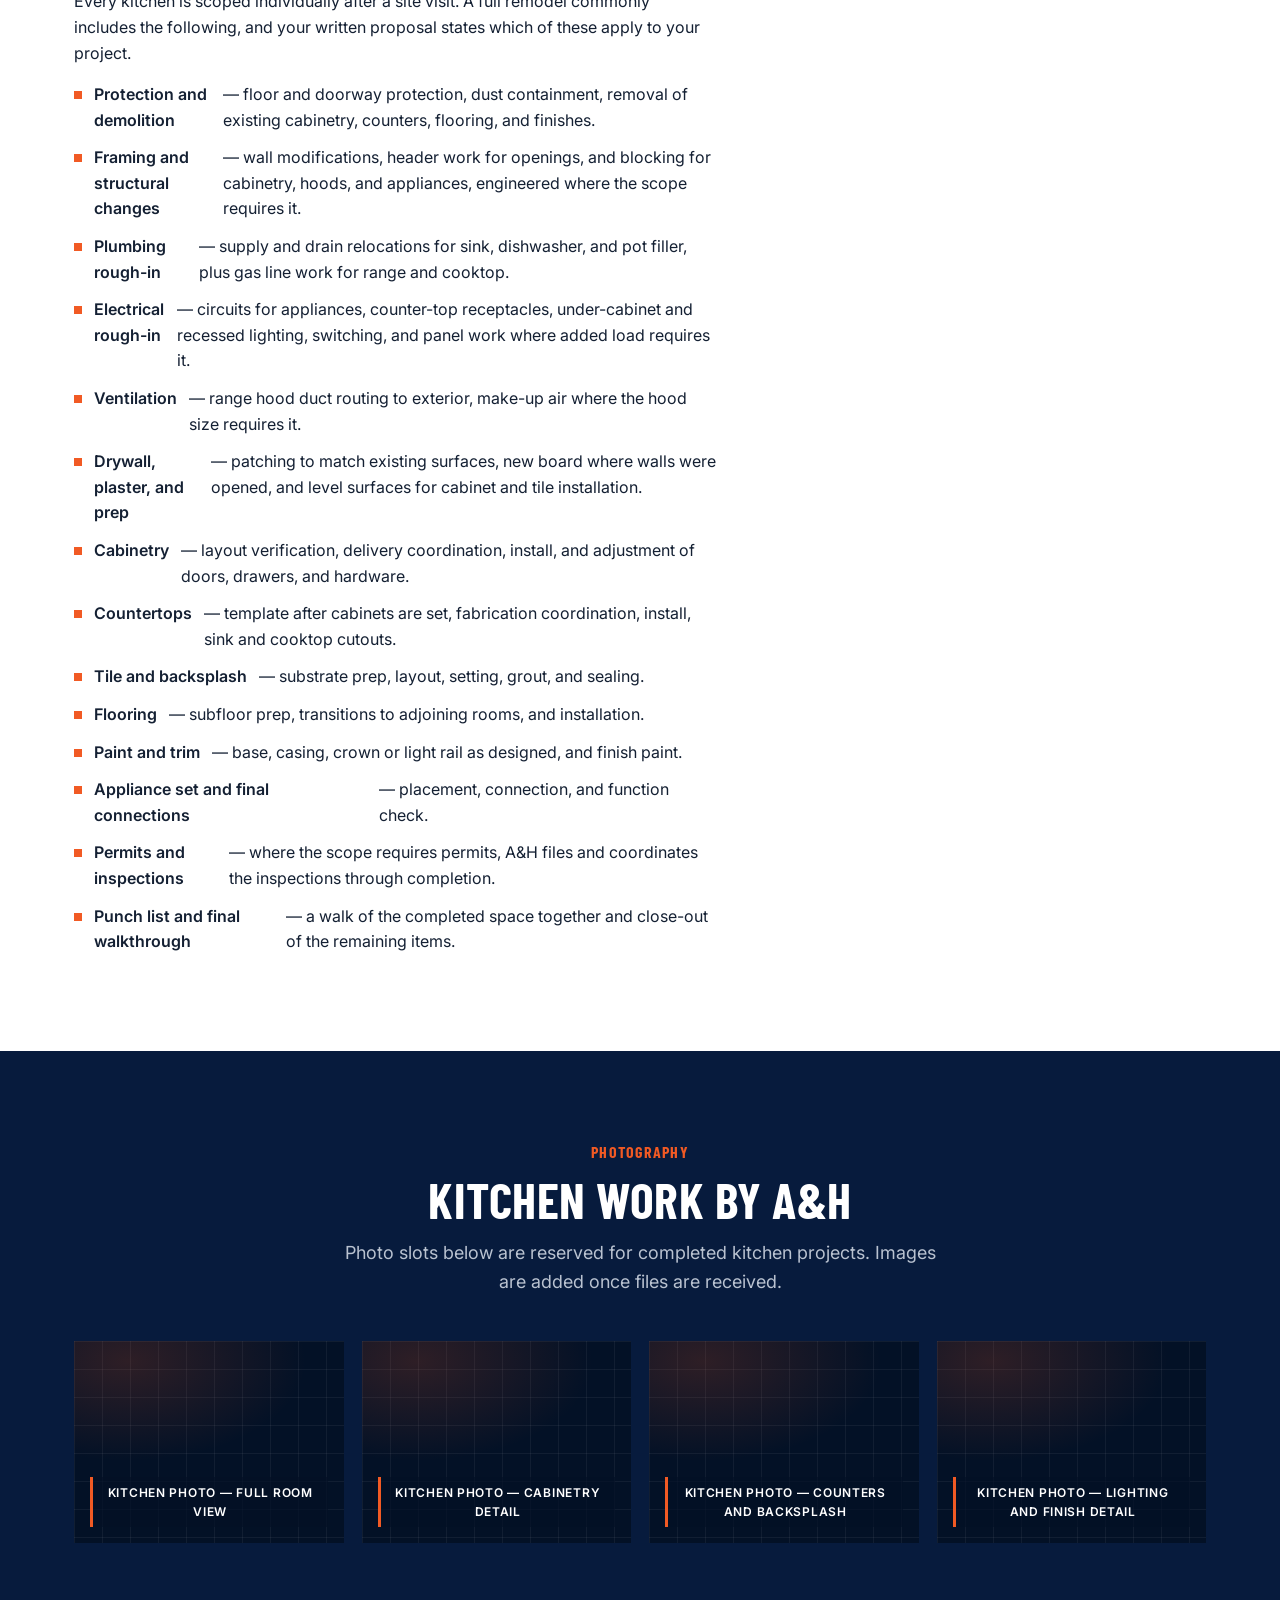
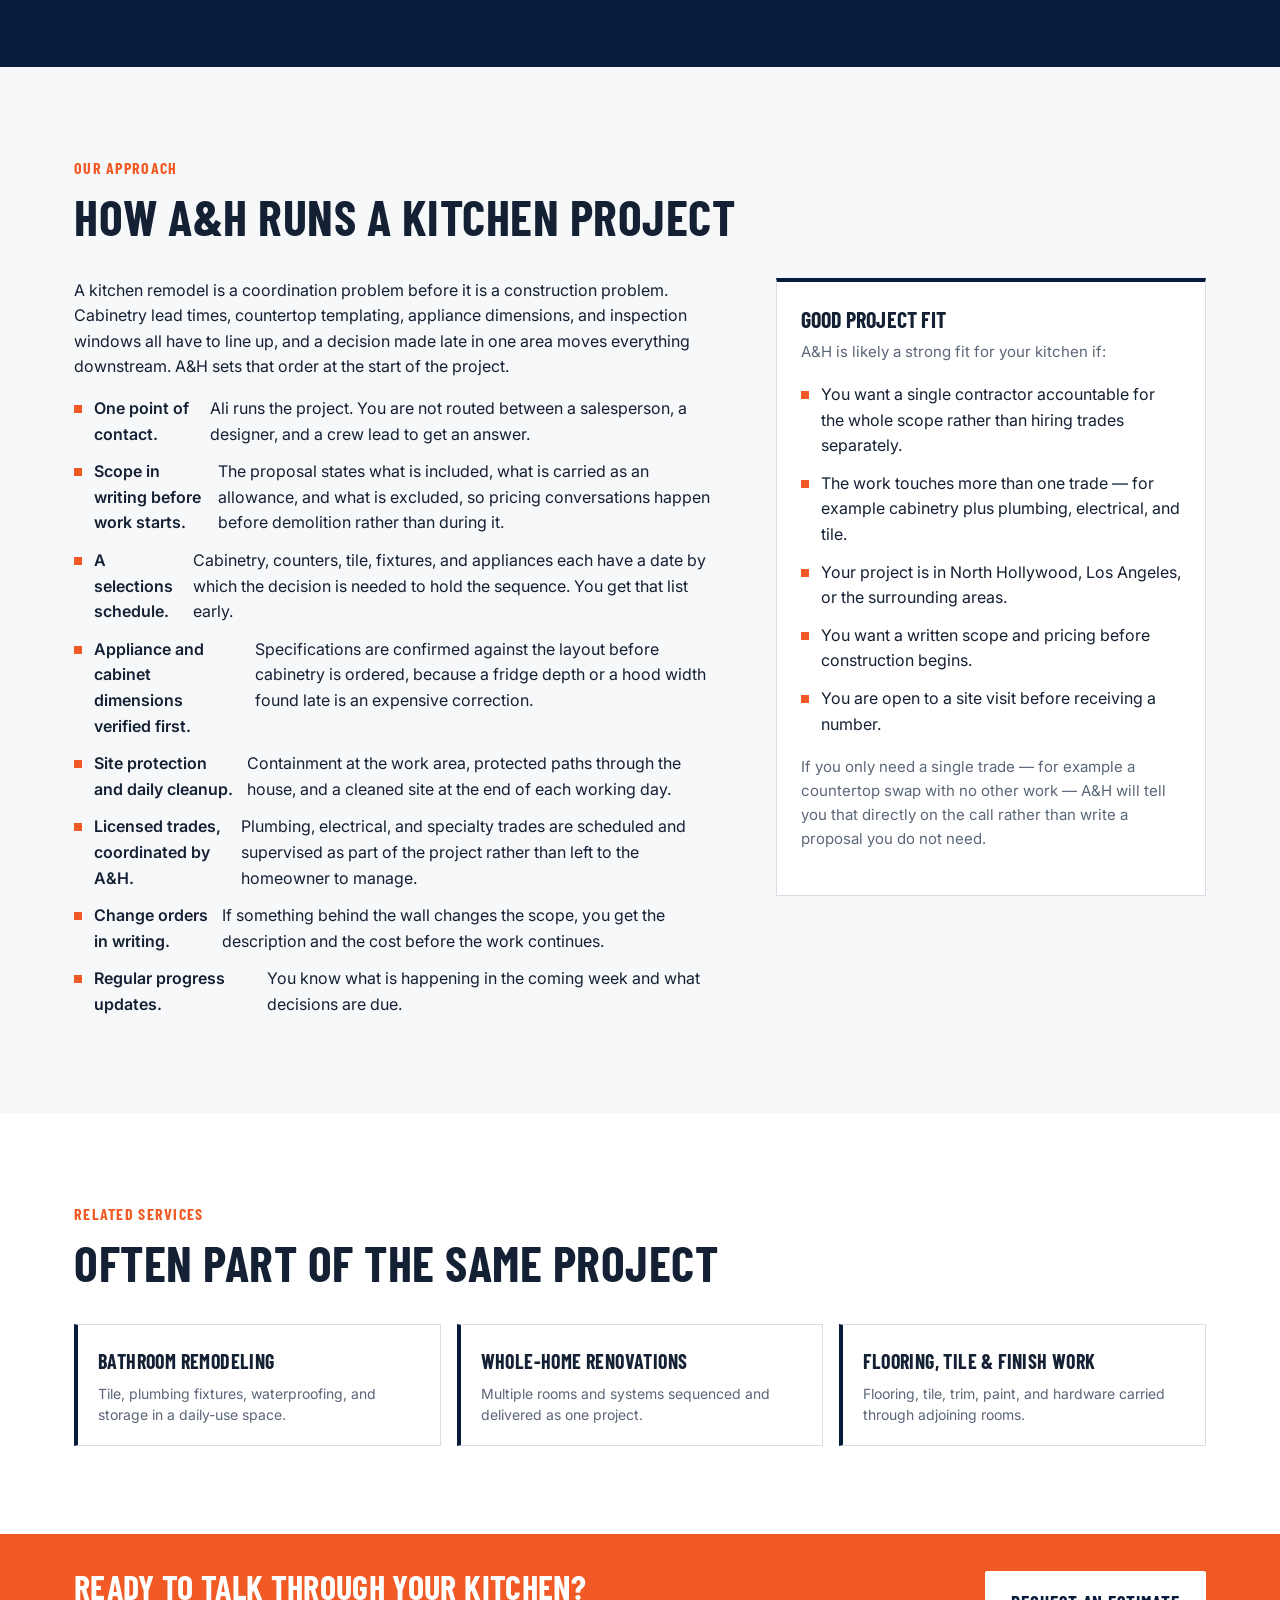
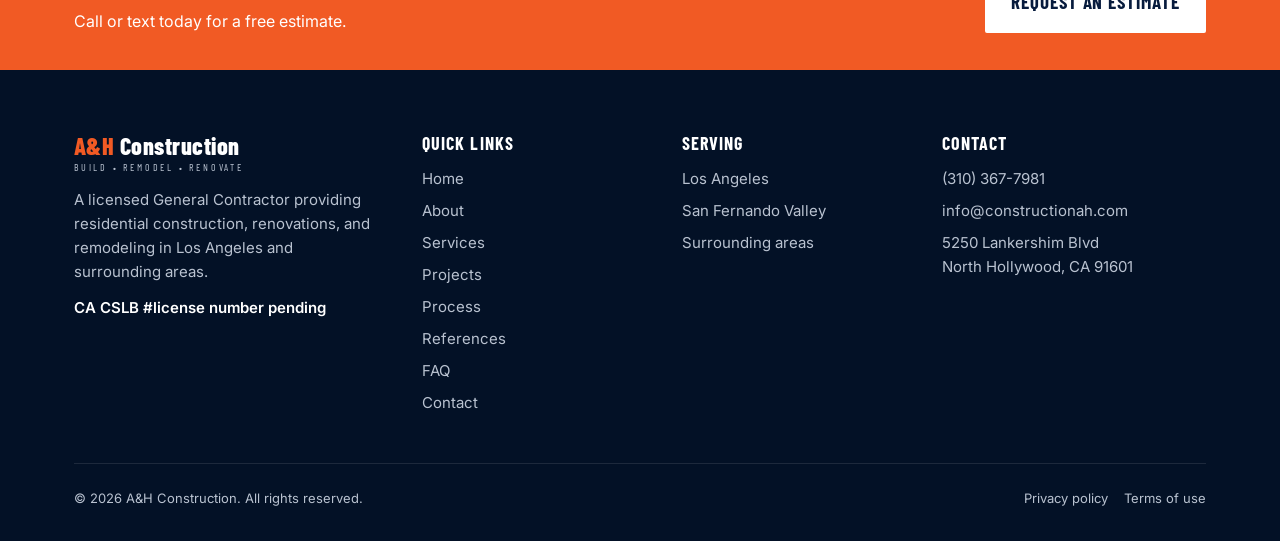
<file: services/kitchen-remodeling.html>
<!DOCTYPE html>
<html lang="en">
<head>
<meta charset="utf-8">
<meta name="viewport" content="width=device-width, initial-scale=1">
<title>Kitchen Remodeling in Los Angeles | A&amp;H Construction</title>
<meta name="description" content="A&H Construction is a licensed General Contractor handling residential kitchen remodels in North Hollywood, Los Angeles and surrounding areas: layout, cabinetry, counters, lighting, and finish work coordinated by one contact.">
<link rel="icon" href="../assets/img/favicon.svg" type="image/svg+xml">
<link rel="preconnect" href="https://fonts.googleapis.com">
<link rel="preconnect" href="https://fonts.gstatic.com" crossorigin>
<link href="https://fonts.googleapis.com/css2?family=Barlow+Condensed:wght@600;700;800&family=Inter:wght@400;500;600&display=swap" rel="stylesheet">
<link rel="stylesheet" href="../assets/css/styles.css">
</head>
<body>

<div class="preview"><strong>Design preview.</strong> Project photos, the license number, and form delivery are placeholders until your files are received. This strip is removed at launch.</div>

<header class="site">
  <div class="wrap nav">
    <a class="brand" href="../index.html" aria-label="A&H Construction home">
      <svg class="mark" viewBox="0 0 46 46" aria-hidden="true">
        <path d="M4 40 L18 8 L26 8 L40 40 L31 40 L22 17 L13 40 Z" fill="#F15A24"/>
        <rect x="30" y="4" width="10" height="16" fill="#fff"/>
        <rect x="32" y="7" width="2" height="3" fill="#F15A24"/><rect x="36" y="7" width="2" height="3" fill="#F15A24"/>
        <rect x="32" y="12" width="2" height="3" fill="#F15A24"/><rect x="36" y="12" width="2" height="3" fill="#F15A24"/>
      </svg>
      <span class="brand-text"><b><span>A&amp;H</span> Construction</b><small>Build • Remodel • Renovate</small></span>
    </a>
    <nav aria-label="Primary">
      <ul class="menu">
        <li><a href="../index.html#about">About</a></li>
        <li><a href="../index.html#services" aria-current="true">Services</a></li>
        <li><a href="../index.html#projects">Projects</a></li>
        <li><a href="../index.html#process">Process</a></li>
        <li><a href="../index.html#references">References</a></li>
        <li><a href="../index.html#faq">FAQ</a></li>
        <li><a href="../contact.html">Contact</a></li>
      </ul>
    </nav>
    <a class="phone" href="tel:+13103677981">
      <svg width="26" height="26" viewBox="0 0 24 24" fill="none" stroke="#F15A24" stroke-width="2" aria-hidden="true"><path d="M5 4h4l2 5-2.5 1.5a11 11 0 0 0 5 5L15 13l5 2v4a2 2 0 0 1-2 2A16 16 0 0 1 3 6a2 2 0 0 1 2-2"/></svg>
      <span><b>(310) 367-7981</b><small>Call or text</small></span>
    </a>
    <button class="burger" aria-expanded="false" aria-controls="drawer" aria-label="Open menu"><span></span></button>
  </div>
  <div class="drawer" id="drawer" data-open="false">
    <a href="../index.html">Home</a><a href="../index.html#about">About</a><a href="../index.html#services">Services</a><a href="../index.html#projects">Projects</a>
    <a href="../index.html#process">Process</a><a href="../index.html#references">References</a><a href="../index.html#faq">FAQ</a><a href="../contact.html">Contact</a>
    <a class="drawer-phone" href="tel:+13103677981">(310) 367-7981</a>
  </div>
</header>

<main id="top">

<section class="page-hero">
  <div class="wrap">
    <nav aria-label="Breadcrumb">
      <ol class="crumbs">
        <li><a href="../index.html">Home</a></li>
        <li><a href="../index.html#services">Services</a></li>
        <li aria-current="page">Kitchen remodeling</li>
      </ol>
    </nav>
    <div class="kicker">Kitchen remodeling</div>
    <h1>Kitchens built around <span class="alt">how you use them.</span></h1>
    <p>A&amp;H Construction plans and builds residential kitchen remodels in North Hollywood and across Los Angeles and surrounding areas. Ali handles the layout decisions, the trade sequence, and the finish details, so the work stays on one plan and one point of contact from demolition through the final walkthrough.</p>
    <ul class="creds">
      <li><svg viewBox="0 0 24 24" fill="none" stroke="currentColor" stroke-width="2"><circle cx="12" cy="12" r="9"/><path d="m8 12 3 3 5-6"/></svg>Licensed General Contractor</li>
      <li><svg viewBox="0 0 24 24" fill="none" stroke="currentColor" stroke-width="2"><path d="M12 3 4 7v5c0 5 3.5 8 8 9 4.5-1 8-4 8-9V7z"/></svg>CA CSLB <span class="pending">#license number pending</span></li>
      <li><svg viewBox="0 0 24 24" fill="none" stroke="currentColor" stroke-width="2"><path d="M12 21s7-6 7-11a7 7 0 0 0-14 0c0 5 7 11 7 11z"/><circle cx="12" cy="10" r="2.5"/></svg>North Hollywood, serving Los Angeles</li>
    </ul>
    <div class="hero-actions">
      <a class="btn btn-orange" href="../contact.html">Request an estimate</a>
      <a class="btn btn-ghost" href="tel:+13103677981">Call or text (310) 367-7981</a>
    </div>
  </div>
</section>

<section>
  <div class="wrap detail-grid">
    <div class="prose">
      <div class="kicker">Overview</div>
      <h2>What a kitchen remodel involves</h2>
      <p>Kitchen work covers a wide range. On one end is a remodel that keeps the existing footprint and replaces cabinetry, counters, appliances, and finishes. On the other is a layout change that relocates plumbing, gas, and electrical, opens a wall between the kitchen and living space, or absorbs an adjacent laundry or pantry area. The two projects look similar when they are finished, but they carry very different scopes, permit requirements, and schedules.</p>
      <p>Much of the housing stock in Los Angeles and the San Fernando Valley predates current codes. Once cabinets and drywall come off, it is common to find galvanized supply lines, undersized electrical service, plaster over wood lath, non-vented range hoods, or framing that was modified during an earlier remodel. A&amp;H plans for that discovery phase up front rather than treating it as a surprise, and any change to the agreed scope is documented in writing before the work proceeds.</p>
      <p>Because the kitchen is usually the most-used room in the house, sequencing matters as much as selections. A&amp;H sets the order of trades, the inspection points, and the decision deadlines that keep the space from sitting idle while a countertop template or a special-order cabinet is pending.</p>

      <h2 style="margin-top:44px">Typical scope</h2>
      <p>Every kitchen is scoped individually after a site visit. A full remodel commonly includes the following, and your written proposal states which of these apply to your project.</p>
      <ul class="checklist">
        <li><b>Protection and demolition</b> — floor and doorway protection, dust containment, removal of existing cabinetry, counters, flooring, and finishes.</li>
        <li><b>Framing and structural changes</b> — wall modifications, header work for openings, and blocking for cabinetry, hoods, and appliances, engineered where the scope requires it.</li>
        <li><b>Plumbing rough-in</b> — supply and drain relocations for sink, dishwasher, and pot filler, plus gas line work for range and cooktop.</li>
        <li><b>Electrical rough-in</b> — circuits for appliances, counter-top receptacles, under-cabinet and recessed lighting, switching, and panel work where added load requires it.</li>
        <li><b>Ventilation</b> — range hood duct routing to exterior, make-up air where the hood size requires it.</li>
        <li><b>Drywall, plaster, and prep</b> — patching to match existing surfaces, new board where walls were opened, and level surfaces for cabinet and tile installation.</li>
        <li><b>Cabinetry</b> — layout verification, delivery coordination, install, and adjustment of doors, drawers, and hardware.</li>
        <li><b>Countertops</b> — template after cabinets are set, fabrication coordination, install, sink and cooktop cutouts.</li>
        <li><b>Tile and backsplash</b> — substrate prep, layout, setting, grout, and sealing.</li>
        <li><b>Flooring</b> — subfloor prep, transitions to adjoining rooms, and installation.</li>
        <li><b>Paint and trim</b> — base, casing, crown or light rail as designed, and finish paint.</li>
        <li><b>Appliance set and final connections</b> — placement, connection, and function check.</li>
        <li><b>Permits and inspections</b> — where the scope requires permits, A&amp;H files and coordinates the inspections through completion.</li>
        <li><b>Punch list and final walkthrough</b> — a walk of the completed space together and close-out of the remaining items.</li>
      </ul>
    </div>

    <aside class="side-card">
      <h3>Start with a site visit</h3>
      <p>Kitchen pricing depends on layout changes, cabinetry, and what is behind the walls. A walkthrough is the fastest way to get a scope worth pricing.</p>
      <a class="btn btn-orange" href="../contact.html">Request an estimate</a>
      <ul class="contact-list">
        <li><a href="tel:+13103677981">(310) 367-7981</a><small>Call or text</small></li>
        <li><a href="mailto:info@constructionah.com">info@constructionah.com</a><small>Email</small></li>
        <li>5250 Lankershim Blvd<small>North Hollywood, CA 91601</small></li>
      </ul>
    </aside>
  </div>
</section>

<section class="projects">
  <div class="wrap center">
    <div class="kicker">Photography</div>
    <h2>Kitchen work by A&amp;H</h2>
    <p class="lede">Photo slots below are reserved for completed kitchen projects. Images are added once files are received.</p>
    <div class="proj-grid">
      <div class="proj"><div class="ph"><span class="tag">Kitchen photo — full room view</span></div></div>
      <div class="proj"><div class="ph"><span class="tag">Kitchen photo — cabinetry detail</span></div></div>
      <div class="proj"><div class="ph"><span class="tag">Kitchen photo — counters and backsplash</span></div></div>
      <div class="proj"><div class="ph"><span class="tag">Kitchen photo — lighting and finish detail</span></div></div>
    </div>
  </div>
</section>

<section class="process">
  <div class="wrap">
    <div class="kicker">Our approach</div>
    <h2>How A&amp;H runs a kitchen project</h2>
    <div class="detail-grid" style="margin-top:36px">
      <div class="prose">
        <p>A kitchen remodel is a coordination problem before it is a construction problem. Cabinetry lead times, countertop templating, appliance dimensions, and inspection windows all have to line up, and a decision made late in one area moves everything downstream. A&amp;H sets that order at the start of the project.</p>
        <ul class="checklist">
          <li><b>One point of contact.</b> Ali runs the project. You are not routed between a salesperson, a designer, and a crew lead to get an answer.</li>
          <li><b>Scope in writing before work starts.</b> The proposal states what is included, what is carried as an allowance, and what is excluded, so pricing conversations happen before demolition rather than during it.</li>
          <li><b>A selections schedule.</b> Cabinetry, counters, tile, fixtures, and appliances each have a date by which the decision is needed to hold the sequence. You get that list early.</li>
          <li><b>Appliance and cabinet dimensions verified first.</b> Specifications are confirmed against the layout before cabinetry is ordered, because a fridge depth or a hood width found late is an expensive correction.</li>
          <li><b>Site protection and daily cleanup.</b> Containment at the work area, protected paths through the house, and a cleaned site at the end of each working day.</li>
          <li><b>Licensed trades, coordinated by A&amp;H.</b> Plumbing, electrical, and specialty trades are scheduled and supervised as part of the project rather than left to the homeowner to manage.</li>
          <li><b>Change orders in writing.</b> If something behind the wall changes the scope, you get the description and the cost before the work continues.</li>
          <li><b>Regular progress updates.</b> You know what is happening in the coming week and what decisions are due.</li>
        </ul>
      </div>
      <aside class="side-card on-off">
        <h3>Good project fit</h3>
        <p>A&amp;H is likely a strong fit for your kitchen if:</p>
        <ul class="checklist">
          <li>You want a single contractor accountable for the whole scope rather than hiring trades separately.</li>
          <li>The work touches more than one trade — for example cabinetry plus plumbing, electrical, and tile.</li>
          <li>Your project is in North Hollywood, Los Angeles, or the surrounding areas.</li>
          <li>You want a written scope and pricing before construction begins.</li>
          <li>You are open to a site visit before receiving a number.</li>
        </ul>
        <p style="margin-top:18px">If you only need a single trade — for example a countertop swap with no other work — A&amp;H will tell you that directly on the call rather than write a proposal you do not need.</p>
      </aside>
    </div>
  </div>
</section>

<section>
  <div class="wrap">
    <div class="kicker">Related services</div>
    <h2>Often part of the same project</h2>
    <div class="rel-grid">
      <a class="rel" href="../index.html#services">
        <b>Bathroom remodeling</b>
        <span>Tile, plumbing fixtures, waterproofing, and storage in a daily-use space.</span>
      </a>
      <a class="rel" href="../index.html#services">
        <b>Whole-home renovations</b>
        <span>Multiple rooms and systems sequenced and delivered as one project.</span>
      </a>
      <a class="rel" href="../index.html#services">
        <b>Flooring, tile &amp; finish work</b>
        <span>Flooring, tile, trim, paint, and hardware carried through adjoining rooms.</span>
      </a>
    </div>
  </div>
</section>

<div class="cta-bar">
  <div class="wrap">
    <div><h2>Ready to talk through your kitchen?</h2><p>Call or text today for a free estimate.</p></div>
    <a class="btn" href="../contact.html">Request an estimate</a>
  </div>
</div>

</main>

<footer>
  <div class="wrap">
    <div class="foot-grid">
      <div class="foot-brand">
        <span class="brand-text"><b style="color:#fff"><span style="color:#F15A24">A&amp;H</span> Construction</b><small>Build • Remodel • Renovate</small></span>
        <p>A licensed General Contractor providing residential construction, renovations, and remodeling in Los Angeles and surrounding areas.</p>
        <p style="margin-top:12px;color:#fff;font-weight:600">CA CSLB #license number pending</p>
      </div>
      <div><h4>Quick links</h4><ul><li><a href="../index.html">Home</a></li><li><a href="../index.html#about">About</a></li><li><a href="../index.html#services">Services</a></li><li><a href="../index.html#projects">Projects</a></li><li><a href="../index.html#process">Process</a></li><li><a href="../index.html#references">References</a></li><li><a href="../index.html#faq">FAQ</a></li><li><a href="../contact.html">Contact</a></li></ul></div>
      <div><h4>Serving</h4><ul><li>Los Angeles</li><li>San Fernando Valley</li><li>Surrounding areas</li></ul></div>
      <div><h4>Contact</h4><ul><li><a href="tel:+13103677981">(310) 367-7981</a></li><li><a href="mailto:info@constructionah.com">info@constructionah.com</a></li><li>5250 Lankershim Blvd<br>North Hollywood, CA 91601</li></ul></div>
    </div>
    <div class="foot-bottom">
      <span>&copy; 2026 A&amp;H Construction. All rights reserved.</span>
      <span><a href="#">Privacy policy</a> &nbsp;&nbsp; <a href="#">Terms of use</a></span>
    </div>
  </div>
</footer>

<nav class="mbar" aria-label="Quick contact">
  <a class="btn btn-ghost" href="tel:+13103677981">Call</a>
  <a class="btn btn-ghost" href="sms:+13103677981">Text</a>
  <a class="btn btn-orange" href="../contact.html">Free estimate</a>
</nav>

<script src="../assets/js/main.js" defer></script>
</body>
</html>
</file>
<file: assets/css/styles.css>
:root{
  --navy:#071B3D; --deep:#031126; --orange:#F15A24; --off:#F7F8FA; --ink:#142033;
  --line:#D9DEE6; --muted:#5B6678; --white:#fff;
  --orange-text:#B33C10; /* AA-safe orange for small text on light backgrounds */
  --head:"Barlow Condensed","Oswald","Roboto Condensed","Arial Narrow",sans-serif;
  --body:"Inter",Arial,Helvetica,sans-serif;
  --max:1180px;
}
*{box-sizing:border-box;margin:0;padding:0}
html{scroll-behavior:smooth}
@media (prefers-reduced-motion:reduce){html{scroll-behavior:auto} *{transition:none!important}}
body{font-family:var(--body);color:var(--ink);background:var(--white);line-height:1.6;font-size:16px}
img{max-width:100%;display:block}
a{color:inherit}
h1,h2,h3,h4{font-family:var(--head);text-transform:uppercase;font-weight:700;line-height:1.02;letter-spacing:.01em}
h1{font-size:clamp(46px,7vw,86px);font-weight:800}
h2{font-size:clamp(34px,4.2vw,50px)}
h3{font-size:22px}
.wrap{max-width:var(--max);margin:0 auto;padding:0 24px}
.lede{font-size:18px;color:var(--muted);max-width:56ch}
section{padding:88px 0}
.kicker{font-family:var(--head);text-transform:uppercase;font-weight:700;color:var(--orange);font-size:16px;letter-spacing:.08em;margin-bottom:10px}
:focus-visible{outline:3px solid var(--orange);outline-offset:3px}

/* buttons */
.btn{display:inline-flex;align-items:center;justify-content:center;gap:8px;font-family:var(--head);text-transform:uppercase;font-weight:700;font-size:19px;letter-spacing:.05em;padding:14px 24px;border-radius:2px;text-decoration:none;border:2px solid transparent;cursor:pointer;min-height:48px;transition:background .15s,color .15s}
.btn-orange{background:var(--orange);color:#fff;border-color:var(--orange)}
.btn-orange:hover{background:#d84c1a;border-color:#d84c1a}
.btn-ghost{background:transparent;color:#fff;border-color:rgba(255,255,255,.7)}
.btn-ghost:hover{border-color:#fff;background:rgba(255,255,255,.08)}
.btn-navy{background:var(--navy);color:#fff;border-color:var(--navy)}
.btn-navy:hover{background:var(--deep)}
.btn-outline{background:transparent;color:var(--navy);border-color:var(--navy)}
.btn-outline:hover{background:var(--navy);color:#fff}

/* preview strip (remove before launch) */
.preview{background:var(--deep);color:#B9C2D0;font-size:13px;text-align:center;padding:8px 16px;border-bottom:1px solid rgba(255,255,255,.08)}
.preview strong{color:#fff;font-weight:600}

/* header */
header.site{position:sticky;top:0;z-index:50;background:var(--navy);color:#fff;border-bottom:1px solid rgba(255,255,255,.08)}
.nav{display:flex;align-items:center;justify-content:space-between;height:84px;gap:24px}
.brand{display:flex;align-items:center;gap:12px;text-decoration:none}
.mark{width:46px;height:46px;position:relative}
.brand-text{font-family:var(--head);line-height:1}
.brand-text b{display:block;font-size:24px;font-weight:800;letter-spacing:.02em}
.brand-text b span{color:var(--orange)}
.brand-text small{display:block;font-size:10px;letter-spacing:.28em;color:#B9C2D0;margin-top:4px;text-transform:uppercase;white-space:nowrap}
.menu{display:flex;gap:28px;list-style:none;align-items:center}
.menu a{font-family:var(--head);text-transform:uppercase;font-weight:600;font-size:16px;letter-spacing:.06em;text-decoration:none;color:#E6EAF0;padding:6px 0;border-bottom:2px solid transparent}
.menu a:hover,.menu a[aria-current]{color:#fff;border-bottom-color:var(--orange)}
.phone{display:flex;align-items:center;gap:10px;text-decoration:none;text-align:right}
.phone b{display:block;font-family:var(--head);font-size:22px;font-weight:700;letter-spacing:.02em}
.phone small{display:block;color:var(--orange);font-size:12px;font-weight:600;letter-spacing:.06em;text-transform:uppercase}
.burger{display:none;background:none;border:2px solid rgba(255,255,255,.4);color:#fff;width:48px;height:48px;border-radius:2px;font-size:0;position:relative}
.burger span,.burger span::before,.burger span::after{content:"";position:absolute;left:11px;width:22px;height:2px;background:#fff;transition:transform .2s,opacity .2s}
.burger span{top:21px}.burger span::before{left:0;top:-7px}.burger span::after{left:0;top:7px}
.burger[aria-expanded="true"] span{background:transparent}
.burger[aria-expanded="true"] span::before{transform:translateY(7px) rotate(45deg)}
.burger[aria-expanded="true"] span::after{transform:translateY(-7px) rotate(-45deg)}
.drawer{display:none}

/* photo placeholders: intentional, labeled */
.ph{position:relative;background:var(--deep);color:#B9C2D0;overflow:hidden;
    background-image:linear-gradient(rgba(255,255,255,.055) 1px,transparent 1px),linear-gradient(90deg,rgba(255,255,255,.055) 1px,transparent 1px);
    background-size:28px 28px;display:flex;align-items:flex-end}
.ph::before{content:"";position:absolute;inset:0;background:radial-gradient(120% 90% at 20% 10%,rgba(241,90,36,.18),transparent 55%)}
.ph .tag{position:relative;margin:16px;font-size:12px;letter-spacing:.06em;text-transform:uppercase;font-weight:600;color:#fff;background:rgba(3,17,38,.7);border-left:3px solid var(--orange);padding:6px 10px}

/* hero */
.hero{background:var(--navy);color:#fff;padding:0}
.hero-grid{display:grid;grid-template-columns:1.05fr .95fr;min-height:640px}
.hero-copy{padding:88px 40px 72px 0;display:flex;flex-direction:column;justify-content:center}
.hero-copy .kicker{color:var(--orange)}
.hero-copy h1 .alt{color:var(--orange)}
.hero-copy p{font-size:19px;color:#D3D9E3;max-width:50ch;margin:24px 0 28px}
.creds{display:flex;flex-wrap:wrap;gap:14px 28px;margin-bottom:32px;font-size:14px;font-weight:600;letter-spacing:.02em}
.creds li{list-style:none;display:flex;align-items:center;gap:8px}
.creds svg{width:20px;height:20px;color:var(--orange)}
.creds .pending{color:#B9C2D0;font-weight:500;border-bottom:1px dashed #B9C2D0}
.hero-photo{min-height:640px}
.hero-actions{display:flex;gap:14px;flex-wrap:wrap}

/* trust strip */
.trust{background:var(--deep);color:#fff;padding:22px 0;border-top:1px solid rgba(255,255,255,.06)}
.trust ul{display:grid;grid-template-columns:repeat(4,1fr);list-style:none;gap:20px}
.trust li{display:flex;align-items:center;gap:12px;font-family:var(--head);text-transform:uppercase;font-weight:600;font-size:18px;letter-spacing:.04em}
.trust li::before{content:"";width:10px;height:10px;background:var(--orange);flex:none}

/* services */
.services{background:var(--off)}
.center{text-align:center}
.center .lede{margin:14px auto 0}
.svc-grid{display:grid;grid-template-columns:repeat(3,1fr);gap:20px;margin:48px 0 40px}
.svc{background:#fff;border:1px solid var(--line);border-top:4px solid var(--navy);padding:28px 24px 26px;text-decoration:none;color:var(--ink);display:block}
.svc:hover{border-top-color:var(--orange)}
.svc svg{width:44px;height:44px;color:var(--navy);margin-bottom:18px}
.svc h3{margin-bottom:8px;font-size:23px}
.svc p{color:var(--muted);font-size:15px}
.svc .go{display:inline-block;margin-top:14px;font-family:var(--head);text-transform:uppercase;font-weight:700;color:var(--orange);letter-spacing:.06em;font-size:15px}
.svc.wide{grid-column:span 1}
/* 7th service card: full-width horizontal row below the 3-col grid.
   Scoped to min-width so the <=820px 2-up layout is left exactly as-is. */
@media (min-width:821px){
  .svc-grid>.svc:last-child{grid-column:1/-1;display:grid;grid-template-columns:auto 1fr;column-gap:28px;align-items:start;text-align:left}
  .svc-grid>.svc:last-child>svg{grid-column:1;grid-row:1/4;margin-bottom:0}
  .svc-grid>.svc:last-child>h3{grid-column:2;grid-row:1}
  .svc-grid>.svc:last-child>p{grid-column:2;grid-row:2;max-width:70ch}
  .svc-grid>.svc:last-child>.go{grid-column:2;grid-row:3;justify-self:start}
}

/* projects */
.projects{background:var(--navy);color:#fff}
.projects .lede{color:#B9C2D0}
.proj-grid{display:grid;grid-template-columns:repeat(4,1fr);gap:18px;margin:44px 0 36px}
.proj .ph{aspect-ratio:4/3}
.proj h3{margin-top:14px;font-size:20px}
.proj p{color:#B9C2D0;font-size:14px}

/* about */
.about-grid{display:grid;grid-template-columns:.9fr 1.1fr;gap:56px;align-items:center}
.about .ph{aspect-ratio:4/5}
.about h2{margin-bottom:18px}
.about p{margin-bottom:16px;max-width:58ch}
.values{list-style:none;display:grid;grid-template-columns:1fr 1fr;gap:14px 28px;margin:24px 0 32px}
.values li{display:flex;gap:10px;align-items:flex-start;font-weight:500}
.values li::before{content:"";width:8px;height:8px;background:var(--orange);margin-top:9px;flex:none}
.license-box{border:1px solid var(--line);border-left:4px solid var(--navy);padding:16px 20px;font-size:15px;margin-bottom:28px;background:var(--off)}
.license-box b{font-family:var(--head);text-transform:uppercase;font-size:18px;display:block;letter-spacing:.03em}

/* process */
.process{background:var(--off)}
.steps{counter-reset:step;display:grid;grid-template-columns:repeat(3,1fr);gap:0;margin-top:48px;border:1px solid var(--line);background:#fff}
.step{padding:30px 28px;border-right:1px solid var(--line);border-bottom:1px solid var(--line)}
.step:nth-child(3n){border-right:0}
.step:nth-child(n+4){border-bottom:0}
.step::before{counter-increment:step;content:counter(step,decimal-leading-zero);font-family:var(--head);font-weight:800;font-size:44px;color:var(--orange);line-height:1;display:block;margin-bottom:10px}
.step h3{margin-bottom:8px}
.step p{color:var(--muted);font-size:15px}

/* references */
.refs{padding:0}
.refs-inner{background:var(--navy);color:#fff;padding:56px;display:grid;grid-template-columns:1.4fr .6fr;gap:40px;align-items:center}
.refs p{color:#D3D9E3;max-width:60ch;margin-top:14px}
.refs .btn{justify-self:end}

/* faq */
.faq-grid{display:grid;grid-template-columns:.8fr 1.2fr;gap:56px;align-items:start}
.faq-grid h2{margin-bottom:16px}
details{border-top:1px solid var(--line)}
details:last-of-type{border-bottom:1px solid var(--line)}
summary{cursor:pointer;list-style:none;font-family:var(--head);text-transform:uppercase;font-weight:700;font-size:21px;padding:18px 44px 18px 0;position:relative;letter-spacing:.02em}
summary::-webkit-details-marker{display:none}
summary::after{content:"+";position:absolute;right:0;top:12px;font-size:30px;color:var(--orange);font-weight:400;line-height:1}
details[open] summary::after{content:"–"}
details p{padding:0 0 20px;color:var(--muted);max-width:62ch}

/* contact bar */
.cta-bar{background:var(--orange);color:#fff;padding:36px 0}
.cta-bar .wrap{display:flex;justify-content:space-between;align-items:center;gap:24px;flex-wrap:wrap}
.cta-bar h2{font-size:34px}
.cta-bar p{color:#fff;margin-top:4px}
.cta-bar .btn{background:#fff;color:var(--navy);border-color:#fff}
.cta-bar .btn:hover{background:var(--navy);color:#fff;border-color:var(--navy)}

/* contact form preview */
.contact-grid{display:grid;grid-template-columns:.8fr 1.2fr;gap:56px}
.contact h2{margin-bottom:14px}
.contact-list{list-style:none;margin-top:24px;display:grid;gap:14px}
.contact-list a{text-decoration:none;font-weight:600}
.contact-list small{display:block;color:var(--muted);font-weight:400}
form{display:grid;grid-template-columns:1fr 1fr;gap:16px;border:1px solid var(--line);padding:28px;background:var(--off)}
.field{display:flex;flex-direction:column;gap:6px}
.field.full{grid-column:1/-1}
label{font-size:14px;font-weight:600}
input,select,textarea{font:inherit;padding:12px 14px;border:1px solid #B9C2D0;border-radius:2px;background:#fff;min-height:46px;width:100%}
textarea{min-height:120px;resize:vertical}
.notice{grid-column:1/-1;background:#fff;border-left:4px solid var(--navy);padding:12px 16px;font-size:14px;color:var(--muted)}
.consent{grid-column:1/-1;display:flex;gap:10px;align-items:flex-start;font-size:14px;color:var(--muted)}
.consent input{width:18px;height:18px;min-height:0;margin-top:2px}

/* footer */
footer{background:var(--deep);color:#B9C2D0;padding:64px 0 32px;font-size:15px}
.foot-grid{display:grid;grid-template-columns:1.4fr 1fr 1fr 1.2fr;gap:40px;margin-bottom:48px}
footer h4{color:#fff;font-size:18px;letter-spacing:.06em;margin-bottom:14px}
footer ul{list-style:none;display:grid;gap:8px}
footer a{text-decoration:none}
footer a:hover{color:#fff}
.foot-brand p{margin-top:16px;max-width:36ch}
.foot-bottom{border-top:1px solid rgba(255,255,255,.1);padding-top:24px;display:flex;justify-content:space-between;flex-wrap:wrap;gap:12px;font-size:13px}

/* mobile bottom bar */
.mbar{display:none}

@media (max-width:1024px){
  .proj-grid{grid-template-columns:repeat(2,1fr)}
  .trust ul{grid-template-columns:repeat(2,1fr)}
  .hero-grid{grid-template-columns:1fr}
  .hero-copy{padding:72px 0 56px}
  .hero-photo{min-height:360px}
  .refs-inner{grid-template-columns:1fr;padding:40px 28px}
  .refs .btn{justify-self:start}
  .foot-grid{grid-template-columns:1fr 1fr}
}
/* Nav collapses earlier than the rest of the mobile layout: the desktop menu
   + phone block needs ~975px, so below that the burger/drawer take over. */
@media (max-width:975px){
  .menu,.phone{display:none}
  .burger{display:block}
  .drawer{display:none;background:var(--deep);padding:8px 24px 24px;border-top:1px solid rgba(255,255,255,.08)}
  .drawer[data-open="true"]{display:block}
  .drawer a{display:block;color:#fff;text-decoration:none;font-family:var(--head);text-transform:uppercase;font-weight:600;font-size:22px;letter-spacing:.05em;padding:14px 0;border-bottom:1px solid rgba(255,255,255,.08)}
  .drawer .drawer-phone{color:var(--orange);border-bottom:0;padding-top:20px}
  .nav{height:72px}
}
@media (max-width:820px){
  section{padding:64px 0}
  /* services: 2-up grid, 7th card spans full width */
  .svc-grid{grid-template-columns:1fr 1fr;gap:12px;margin:32px 0 28px}
  .svc{padding:18px 14px 16px}
  .svc svg{width:32px;height:32px;margin-bottom:12px}
  .svc h3{font-size:18px}
  .svc p{font-size:13px;line-height:1.45}
  .svc .go{font-size:13px;margin-top:10px}
  .svc:last-child{grid-column:1/-1}
  .proj-grid{grid-template-columns:1fr 1fr;gap:12px}
  .proj h3{font-size:17px}
  .proj p{font-size:12px}
  .about-grid,.faq-grid,.contact-grid{grid-template-columns:1fr;gap:36px}
  .values{grid-template-columns:1fr}
  /* process: 2-up grid, 3 rows */
  .steps{grid-template-columns:1fr 1fr;margin-top:32px}
  .step{padding:18px 14px}
  .step::before{font-size:32px;margin-bottom:6px}
  .step h3{font-size:18px}
  .step p{font-size:13px;line-height:1.45}
  .step:nth-child(odd){border-right:1px solid var(--line)}
  .step:nth-child(even){border-right:0}
  .step:nth-child(-n+4){border-bottom:1px solid var(--line)}
  .step:nth-child(n+5){border-bottom:0}
  form{grid-template-columns:1fr;padding:20px}
  .field.full{grid-column:auto}
  .notice,.consent{grid-column:auto}
  .foot-grid{grid-template-columns:1fr}
  body{padding-bottom:72px}
  .mbar{display:grid;grid-template-columns:1fr 1fr 1.3fr;position:fixed;bottom:0;left:0;right:0;z-index:60;background:var(--deep);border-top:1px solid rgba(255,255,255,.12);padding:8px;gap:8px}
  .mbar a{font-size:15px;padding:12px 8px;min-height:52px}
}
/* Below ~340px the brand tagline cannot fit on one line alongside the burger;
   drop it rather than let the header overflow. */
@media (max-width:340px){
  .brand-text small{display:none}
}

/* ==========================================================================
   Interior pages (service detail, contact, 404)
   Additive only — nothing above this line is modified.
   ========================================================================== */

/* interior page hero — same navy treatment as the homepage hero */
.page-hero{background:var(--navy);color:#fff;padding:72px 0 68px}
.page-hero h1{font-size:clamp(40px,5.6vw,68px)}
.page-hero h1 .alt{color:var(--orange)}
.page-hero p{font-size:19px;color:#D3D9E3;max-width:58ch;margin:22px 0 0}
.page-hero .hero-actions{margin-top:30px}
.page-hero .creds{margin:28px 0 0}

/* breadcrumbs */
.crumbs{list-style:none;display:flex;flex-wrap:wrap;align-items:center;gap:8px;margin-bottom:18px;font-family:var(--head);text-transform:uppercase;font-weight:600;font-size:14px;letter-spacing:.08em;color:#B9C2D0}
.crumbs a{color:#D3D9E3;text-decoration:none;border-bottom:2px solid transparent}
.crumbs a:hover{color:#fff;border-bottom-color:var(--orange)}
.crumbs li+li::before{content:"/";margin-right:8px;color:var(--orange)}
.crumbs [aria-current]{color:#fff}

/* two-column detail body */
.detail-grid{display:grid;grid-template-columns:1.2fr .8fr;gap:56px;align-items:start}
.prose h2{margin-bottom:16px}
.prose h3{margin:32px 0 10px}
.prose p{margin-bottom:16px;max-width:64ch}
.prose p:last-child{margin-bottom:0}
.checklist{list-style:none;display:grid;gap:12px;margin:6px 0 8px}
.checklist li{display:flex;gap:12px;align-items:flex-start}
.checklist li::before{content:"";width:8px;height:8px;background:var(--orange);margin-top:9px;flex:none}
.checklist b{font-weight:600}

/* sidebar card */
.side-card{border:1px solid var(--line);border-top:4px solid var(--navy);background:var(--off);padding:26px 24px;position:sticky;top:104px}
.side-card h3{margin-bottom:10px}
.side-card p{color:var(--muted);font-size:15px;margin-bottom:18px}
.side-card .btn{width:100%}
.side-card.on-off{background:#fff}
.side-card .contact-list{margin-top:20px;padding-top:18px;border-top:1px solid var(--line);font-size:15px}
@media (prefers-reduced-motion:reduce){.side-card{position:static}}

/* related services */
.rel-grid{display:grid;grid-template-columns:repeat(3,1fr);gap:16px;margin-top:36px}
.rel{background:#fff;border:1px solid var(--line);border-left:4px solid var(--navy);padding:20px;text-decoration:none;color:var(--ink);display:block}
.rel:hover{border-left-color:var(--orange)}
.rel b{display:block;font-family:var(--head);text-transform:uppercase;font-size:20px;font-weight:700;letter-spacing:.02em;margin-bottom:6px}
.rel span{display:block;color:var(--muted);font-size:14px;line-height:1.5}

/* homepage estimate teaser */
.teaser-note{grid-column:1/-1;display:flex;flex-wrap:wrap;align-items:center;justify-content:space-between;gap:16px;border-top:1px solid var(--line);padding-top:18px;margin-top:2px}
.teaser-note p{font-size:14px;color:var(--muted);max-width:40ch}

/* contact page columns */
.contact-page .contact-grid{grid-template-columns:.72fr 1.28fr}
.note-box{border:1px solid var(--line);border-left:4px solid var(--navy);background:var(--off);padding:16px 20px;font-size:15px;margin-top:28px}
.note-box b{display:block;font-family:var(--head);text-transform:uppercase;font-size:18px;letter-spacing:.03em}
.form-head{grid-column:1/-1;font-family:var(--head);text-transform:uppercase;font-weight:700;font-size:19px;letter-spacing:.03em;color:var(--navy);margin-top:8px;padding-top:16px;border-top:1px solid var(--line)}
.form-head:first-child{margin-top:0;padding-top:0;border-top:0}
.hint{font-size:13px;color:var(--muted)}
/* AA-accessible orange for small text on white/off-white — brand --orange is 3.37:1 there */
.req{color:var(--orange-text);font-weight:700}

/* 404 */
.err-code{font-family:var(--head);font-weight:800;font-size:clamp(72px,14vw,150px);line-height:.9;color:var(--orange);letter-spacing:.02em}
.err-links{list-style:none;display:grid;grid-template-columns:repeat(3,1fr);gap:16px;margin-top:44px}
.err-links .rel{height:100%}

@media (max-width:1024px){
  .detail-grid{grid-template-columns:1fr;gap:40px}
  .side-card{position:static}
  .contact-page .contact-grid{grid-template-columns:1fr}
}
@media (max-width:820px){
  .page-hero{padding:48px 0 44px}
  .rel-grid{grid-template-columns:1fr 1fr;gap:12px}
  .rel{padding:16px}
  .rel b{font-size:17px}
  .rel span{font-size:13px}
  .err-links{grid-template-columns:1fr 1fr;gap:12px}
  .err-links li:last-child{grid-column:1/-1}
  .form-head{grid-column:auto}
}
</file>
